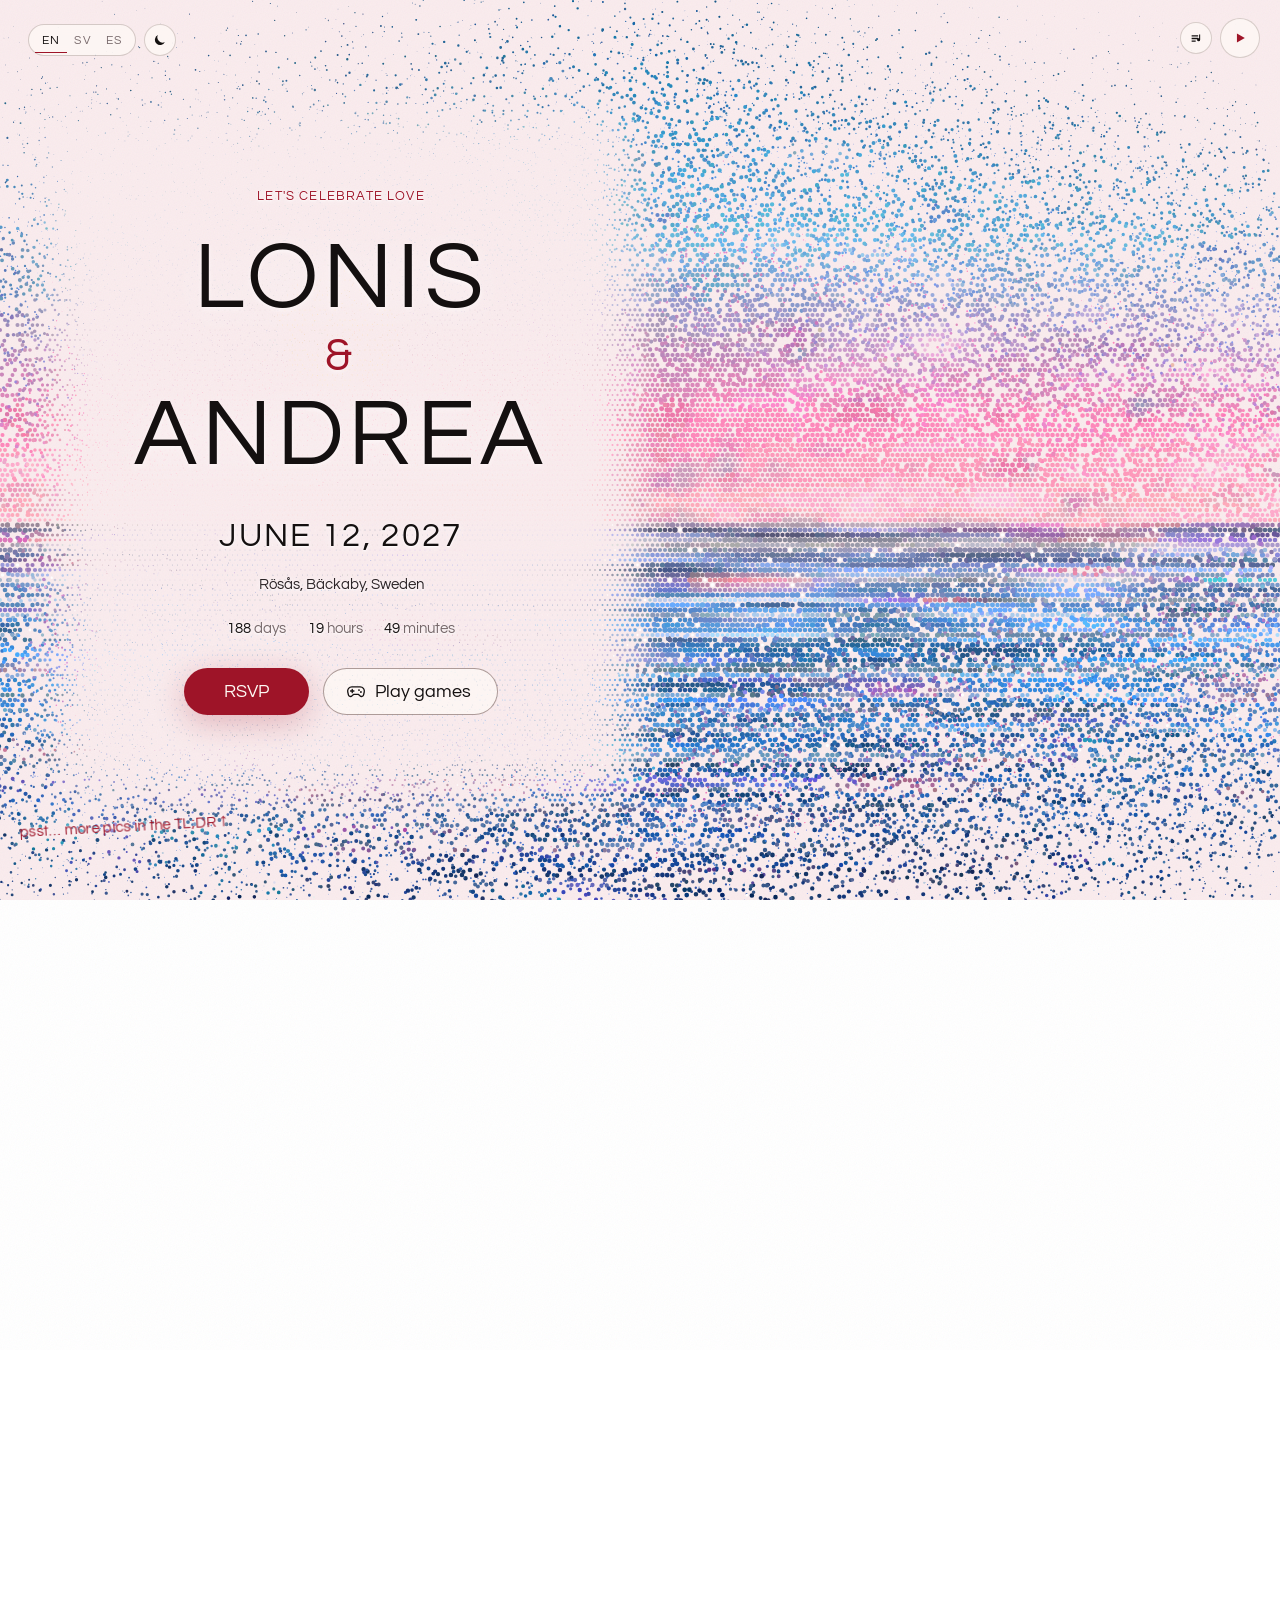
<file: index.html>
<!doctype html>
<html lang="en">
<head>
<meta charset="utf-8">
<meta name="viewport" content="width=device-width, initial-scale=1">
<meta name="robots" content="noindex, nofollow">   <!-- unlisted: only people with the link find it -->
<title>Lonis &amp; Andrea — June 12, 2027</title>
<meta name="description" content="Lonis and Andrea are getting married on June 12, 2027 at Rösås, Bäckaby, Sweden.">
<meta property="og:title" content="Lonis &amp; Andrea — June 12, 2027">
<meta property="og:description" content="Rösås, Bäckaby. Come and celebrate with us.">
<!-- the picture shown when the link is shared (WhatsApp, iMessage, Instagram…) -->
<meta property="og:type" content="website">
<meta property="og:url" content="https://thebebs.com/">
<meta property="og:image" content="https://thebebs.com/og.jpg?v=2">
<meta property="og:image:width" content="1200">
<meta property="og:image:height" content="630">
<meta property="og:image:alt" content="Lonis and Andrea by the water, beside their names in a frame of roses, anthuriums, lilies, orchids and hanging amaranthus. June 12, 2027, Rösås, Bäckaby, Sweden">
<meta name="twitter:card" content="summary_large_image">
<link rel="preconnect" href="https://fonts.googleapis.com">
<link rel="preconnect" href="https://fonts.gstatic.com" crossorigin>
<link href="https://fonts.googleapis.com/css2?family=Questrial&display=swap" rel="stylesheet">
<link rel="icon" href="data:image/svg+xml,%3Csvg xmlns='http://www.w3.org/2000/svg' viewBox='0 0 32 32'%3E%3Crect width='32' height='32' fill='%230d0620'/%3E%3Ccircle cx='16' cy='16' r='7' fill='%238fd62f'/%3E%3C/svg%3E">
<script>
  /* light or dark: the guest's own choice if they've made one, otherwise their phone's setting (theme.js has the switch) */
  (function () {
    var t = null;
    try { t = localStorage.getItem('la-theme'); } catch (e) {}
    if (!t) t = window.matchMedia && matchMedia('(prefers-color-scheme: light)').matches ? 'light' : 'dark';
    if (t === 'light') document.documentElement.classList.add('light');
  })();
</script>
<link rel="stylesheet" href="style.css?v=160">
</head>
<body>

<canvas id="art" aria-hidden="true"></canvas>
<div class="grain" aria-hidden="true"></div>
<div class="vignette" aria-hidden="true"></div>

<!-- top left: the language switch (i18n.js), and light or dark beside it (theme.js) -->
<div class="corner">
  <nav class="lang" aria-label="Language">
    <button type="button" data-lang="en" lang="en" aria-label="English">EN</button>
    <button type="button" data-lang="sv" lang="sv" aria-label="Svenska">SV</button>
    <button type="button" data-lang="es" lang="es" aria-label="Español">ES</button>
  </nav>
  <!-- light or dark (theme.js): shows a moon in light mode and a sun in dark mode -->
  <button class="theme-btn" id="theme-btn" type="button" aria-label="Switch to light mode">
    <svg class="i-sun" viewBox="0 0 16 16" width="15" height="15" aria-hidden="true"><circle cx="8" cy="8" r="3.2" fill="currentColor"/><path d="M8 .9v2.2M8 12.9v2.2M.9 8h2.2M12.9 8h2.2M3 3l1.5 1.5M11.5 11.5L13 13M13 3l-1.5 1.5M4.5 11.5L3 13" stroke="currentColor" stroke-width="1.4" stroke-linecap="round"/></svg>
    <svg class="i-moon" viewBox="0 0 16 16" width="14" height="14" aria-hidden="true"><path d="M13.6 10.4A6 6 0 0 1 5.6 2.4a6 6 0 1 0 8 8z" fill="currentColor"/></svg>
  </button>
</div>

<!-- Music: a play/pause button and a small list of songs to choose from. Plays through the
     official SoundCloud and Spotify players, which load only when someone reaches for the buttons. -->
<div class="music" id="music">
  <span class="music-tip" id="music-tip" role="status" aria-live="polite"></span>
  <button class="music-list" id="music-list" type="button" aria-label="Choose a song" data-i18n-attr="aria-label:music.choose"
          aria-haspopup="true" aria-expanded="false" aria-controls="music-menu">
    <svg viewBox="0 0 16 16" width="13" height="13" aria-hidden="true"><path d="M2 4h8v1.6H2zM2 7.2h8v1.6H2zM2 10.4h5v1.6H2zM12.5 3v6.6a1.9 1.9 0 1 1-1.3-1.8V3z" fill="currentColor"/></svg>
  </button>
  <button class="music-play" id="music-play" type="button" aria-pressed="false">
    <svg class="i-play"  viewBox="0 0 16 16" width="14" height="14" aria-hidden="true"><path d="M4.5 2.8l9 5.2-9 5.2z" fill="currentColor"/></svg>
    <svg class="i-pause" viewBox="0 0 16 16" width="14" height="14" aria-hidden="true"><path d="M4 3h3v10H4zM9 3h3v10H9z" fill="currentColor"/></svg>
  </button>
  <ul class="music-menu" id="music-menu" aria-label="Songs" data-i18n-attr="aria-label:music.songs" hidden></ul>
</div>

<!-- under the play button: the gallery (gallery.js; hidden for now, Andy 2026-10-21; the gallery is still
     reached by thebebs.com/gallery and the 📸 count) -->
<div class="side-stack">
  <button class="side-btn photos-btn" id="photos-btn" type="button" hidden aria-label="Gallery" data-i18n-attr="aria-label:gallery.title">
    <svg viewBox="0 0 20 20" width="17" height="17" aria-hidden="true"><path d="M3 6.5h3l1.4-2h5.2l1.4 2h3v9.5H3z" fill="none" stroke="currentColor" stroke-width="1.6" stroke-linejoin="round"/><circle cx="10" cy="11" r="3" fill="none" stroke="currentColor" stroke-width="1.6"/></svg>
  </button>
</div>

<div class="music-card" id="music-card">
  <div class="music-card-bar">
    <span class="music-card-hint" id="music-card-hint">Tap &#9654; to start</span>
    <button class="music-card-close" id="music-card-close" type="button" aria-label="Hide player" data-i18n-attr="aria-label:music.hide">&times;</button>
  </div>
  <div class="player-slot player-spotify"><div id="spotify"></div></div>
  <div class="player-slot player-soundcloud" id="soundcloud"></div>
</div>

<main>

  <section class="sec hero">
    <div class="inner">
      <p class="kicker" data-i18n="hero.kicker">Let's celebrate love</p>
      <h1><span class="n">Lonis</span> <span class="amp">&amp;</span> <span class="n">Andrea</span></h1>
      <p class="hero-date"><time datetime="2027-06-12" data-i18n="hero.date">June 12, 2027</time></p>
      <p class="hero-place" data-i18n="hero.place">Rösås, Bäckaby, Sweden</p>
      <p class="countdown" id="countdown" aria-live="off"></p>
      <!-- RSVP, and beside it the way into the arcade (it lights up once all 15 photos are found, gallery.js) -->
      <div class="hero-btns">
        <button class="rsvp-open" type="button" aria-haspopup="dialog" aria-controls="rsvp" data-i18n="rsvp.button">RSVP</button>
        <a class="games-btn" id="arcade-btn" href="arcade/" data-track="Opened: Arcade from the top"><svg class="pad" viewBox="0 0 24 24" width="20" height="20" aria-hidden="true"><path d="M7 7h10a5 5 0 0 1 4.9 6l-.8 3.6a2.5 2.5 0 0 1-4.3 1.2L14.6 16H9.4l-2.2 1.8a2.5 2.5 0 0 1-4.3-1.2L2.1 13A5 5 0 0 1 7 7z" fill="none" stroke="currentColor" stroke-width="1.6" stroke-linejoin="round"/><path d="M7.5 10v4M5.5 12h4" stroke="currentColor" stroke-width="1.6" stroke-linecap="round"/><circle cx="15.6" cy="10.9" r="1.1" fill="currentColor"/><circle cx="17.9" cy="13.2" r="1.1" fill="currentColor"/></svg><span data-i18n="arcade.play">Play games</span></a>
      </div>
    </div>
  </section>

  <section class="sec">
    <div class="inner">
      <!-- The full story by default; the button beside the heading trims it down one step at a time, then back to the full story -->
      <div class="head-row">
        <h2 data-i18n="story.title">The story of us</h2>
        <span class="nudge-wrap">
          <button class="story-next" id="story-next" type="button" aria-controls="story">TL;DR</button>
          <!-- a hand-drawn arrow and note pointing at the button, until it's been tapped (story.js): the TL;DR has more photos on its back -->
          <span class="nudge" aria-hidden="true">
            <span class="nudge-text" data-i18n="story.nudge">more pics here!</span>
            <svg viewBox="0 0 64 44" width="64" height="44"><path class="nudge-line" d="M58 6 C 44 2, 26 8, 16 30"/><path class="nudge-head" d="M9 22 L 16 31 L 25 25"/></svg>
          </span>
        </span>
      </div>
      <div class="story" id="story" aria-live="polite">
        <div class="story-v" data-v="0">
          <!-- a card with two sides (flip.js): the full story on the front; turn it over for two of their adventures -->
          <div class="face face-front">
            <p data-i18n-html="story.long.1">How does a tech nerd from Sweden meet a baddie from Honduras? On Roatán, a tiny island in the Caribbean, of course, where the two of them were building a brand-new free city from scratch.</p>
            <p data-i18n-html="story.long.2">Andrea had been praying for her person every single day, with a list so long and so specific that she sometimes wondered if she was being a little delusional. Lonis, meanwhile, had just moved to an island full of libertarians, not exactly famous for its dating scene, and had quietly made peace with his bloodline ending right there. Then they met. She’d been hustling God every day, and he just got lucky. For the record, she wasn’t delusional at all: every box was checked, curly hair included.</p>
            <p data-i18n-html="story.long.3">They went from building a free city to building a life and a family. They’ve chased adventures all over the world since, but the best one is still the everyday one, together. Today they live in San Francisco, where Lonis runs an AI investment fund and is having so much fun doing it. Both of them have always been deeply AI and tech-pilled, so the city fits them well, for now. Ask them about it at the wedding. Or don’t, if you want to make it to the dance floor.</p>
            <p data-i18n-html="story.long.4">They can’t wait to celebrate with you!</p>
            <div class="peek" aria-hidden="true"></div>
          </div>
          <div class="face face-back" hidden>
            <div class="polaroids">
              <figure data-scene="0.3" class="polaroid polaroid-land"><img data-photo="prague" alt="Lonis and Andrea by the river in Prague" data-i18n-attr="alt:story.pragueAlt"><figcaption data-i18n="story.tagPrague">Prague</figcaption></figure>
              <figure data-scene="0.5" class="polaroid polaroid-land"><img data-photo="atitlan" alt="Lonis and Andrea hugging above Lake Atitlán" data-i18n-attr="alt:story.atitlanAlt"><figcaption data-i18n="story.tagAtitlan">Lake Atitlán</figcaption></figure>
              <figure data-scene="0.7" class="polaroid polaroid-land"><img data-photo="telaviv" alt="Lonis and Andrea in Tel Aviv at golden hour" data-i18n-attr="alt:story.telavivAlt"><figcaption data-i18n="story.tagTelaviv">Tel Aviv</figcaption></figure>
              <figure data-scene="0.86" class="polaroid polaroid-land"><img data-photo="tallinn" alt="Lonis and Andrea in front of a cathedral in Tallinn" data-i18n-attr="alt:story.tallinnAlt"><figcaption data-i18n="story.tagTallinn">Tallinn</figcaption></figure>
            </div>
            <p class="face-line" data-i18n="story.adventures">Adventures all around. The best one is still the everyday one, together.</p>
          </div>
          <button class="turn" type="button" aria-pressed="false">
            <span class="turn-hint" aria-hidden="true"><span data-i18n="story.turnHint">psst, turn the page</span><svg viewBox="0 0 64 44" width="64" height="44"><path class="th-line" d="M6 38 C 20 42, 38 36, 48 14"/><path class="th-head" d="M39 19 L 48 13 L 55 22"/></svg></span>
            <span class="turn-label visually-hidden" data-i18n="story.turnOver">Turn over</span>
          </button>
        </div>
        <div class="story-v" data-v="1" hidden>
          <!-- a card with two sides (flip.js): the TL;DR on the front; turn it over for the two of them as toddlers -->
          <div class="face face-front">
            <p data-i18n-html="story.tldr.1">A Swedish tech nerd, a Honduran baddie, and a libertarian island with questionable dating prospects.</p>
            <p data-i18n-html="story.tldr.2">Andrea had been asking God for her dream man; Lonis had accepted that his bloodline was ending. Then they met. She got her prayers answered, he got lucky, and his curly hair sealed the deal.</p>
            <p data-i18n-html="story.tldr.3">They went from building a free city to building a life and a family, and their favorite adventure is still the everyday one, together. Now they’re in San Francisco, happily AI-pilled and dreaming up what’s next.</p>
            <p data-i18n-html="story.tldr.4">They can’t wait to celebrate with you! <span class="emoji">❤️</span></p>
            <div class="peek" aria-hidden="true"></div>
          </div>
          <div class="face face-back" hidden>
            <div class="polaroids">
              <figure data-scene="0.4" class="polaroid"><img data-photo="lonisKid" alt="Lonis as a toddler in Sweden" data-i18n-attr="alt:story.lonisKidAlt"></figure>
              <figure data-scene="0.62" class="polaroid"><img data-photo="andreaKid" alt="Andrea as a toddler in Honduras" data-i18n-attr="alt:story.andreaKidAlt"></figure>
            </div>
            <p class="face-line" data-i18n="story.babies">Lonis has been serving since the day he was born. Andrea has been rocking crop tops and low-rise before she could walk. Somehow, these two found each other, and now they’re building a life together.</p>
          </div>
          <button class="turn" type="button" aria-pressed="false">
            <span class="turn-hint" aria-hidden="true"><span data-i18n="story.turnHint">psst, turn the page</span><svg viewBox="0 0 64 44" width="64" height="44"><path class="th-line" d="M6 38 C 20 42, 38 36, 48 14"/><path class="th-head" d="M39 19 L 48 13 L 55 22"/></svg></span>
            <span class="turn-label visually-hidden" data-i18n="story.turnOver">Turn over</span>
          </button>
        </div>
        <div class="story-v" data-v="2" hidden>
          <!-- a card with two sides (flip.js): the one-liner on the front; turn it over for the proof -->
          <div class="face face-front">
            <p class="story-short" data-i18n-html="story.short">Libertarian island. Zero women. One baddie. Bloodline saved. <span class="emoji">❤️</span></p>
            <div class="peek" aria-hidden="true"></div>
          </div>
          <div class="face face-back" hidden>
            <div class="polaroids">
              <figure data-scene="0.96" class="polaroid polaroid-land"><img data-photo="bloodline" class="pin-bottom" alt="Lonis and Andrea upside down in a mirror room full of glowing coloured dots" data-i18n-attr="alt:story.bloodlineAlt"></figure>
              <figure data-scene="0.45" class="polaroid polaroid-land"><img data-photo="gondola" alt="Lonis and Andrea high up in a gondola above the forest and the sea" data-i18n-attr="alt:story.gondolaAlt"></figure>
            </div>
            <p class="face-line" data-i18n="story.upsideDown">Head over heels, in every sense.</p>
          </div>
          <button class="turn" type="button" aria-pressed="false">
            <span class="turn-hint" aria-hidden="true"><span data-i18n="story.turnHint">psst, turn the page</span><svg viewBox="0 0 64 44" width="64" height="44"><path class="th-line" d="M6 38 C 20 42, 38 36, 48 14"/><path class="th-head" d="M39 19 L 48 13 L 55 22"/></svg></span>
            <span class="turn-label visually-hidden" data-i18n="story.turnOver">Turn over</span>
          </button>
        </div>
        <div class="story-v" data-v="3" hidden>
          <!-- a card with two sides (flip.js): the one-liner on the front; turn it over for the two of them on Roatán -->
          <div class="face face-front">
            <p class="story-emoji" aria-label="Sweden, a tech nerd and a laptop, plus Honduras and a manicure, plus an island, equals a ring" data-i18n-attr="aria-label:story.emojiLabel"><span class="emoji">🇸🇪🤓💻</span> + <span class="emoji">🇭🇳💅</span> + <span class="emoji">🏝️</span> = <span class="emoji">💍</span></p>
            <div class="peek" aria-hidden="true"></div>
          </div>
          <div class="face face-back" hidden>
            <figure data-scene="0.78" class="polaroid polaroid-wide"><img data-photo="roatan" alt="Lonis and Andrea looking out over the sea on Roatán" data-i18n-attr="alt:story.roatanAlt"></figure>
            <p class="face-line" data-i18n="story.emojiCaption">A picture is worth a thousand words, I guess.</p>
          </div>
          <button class="turn" type="button" aria-pressed="false">
            <span class="turn-hint" aria-hidden="true"><span data-i18n="story.turnHint">psst, turn the page</span><svg viewBox="0 0 64 44" width="64" height="44"><path class="th-line" d="M6 38 C 20 42, 38 36, 48 14"/><path class="th-head" d="M39 19 L 48 13 L 55 22"/></svg></span>
            <span class="turn-label visually-hidden" data-i18n="story.turnOver">Turn over</span>
          </button>
        </div>
      </div>

    </div>
  </section>

  <section class="sec">
    <div class="inner">
      <div class="head-row">
        <h2 data-i18n="day.title">Rösås, Bäckaby</h2>
        <a class="pill" href="https://www.google.com/maps/search/?api=1&amp;query=R%C3%B6s%C3%A5s%20B%C3%A4ckaby" rel="noopener" target="_blank" data-i18n="day.maps">Open in maps</a>
      </div>
      <!-- a card with two sides (flip.js): the day on the front; turn it over for Rösås in summer and
           in the snow (two films, one under the other), then the bridge over the pond and a borrowed dog -->
      <div class="flip-card" data-card="rosas">
        <div class="face face-front">
          <p data-i18n="day.intro">Lonis’s favorite place from childhood, in their favorite sunny season. In June the Swedish sun barely sets, so expect a long, golden evening in the countryside with the people they love most.</p>

          <dl class="facts">
            <div><dt data-i18n="day.when">When</dt><dd><span class="line" data-i18n="day.whenValue">Saturday, June 12, 2027</span><span class="line note" data-i18n="day.whenTime">Time to be announced</span></dd></div>
            <div><dt data-i18n="day.where">Where</dt><dd data-i18n="day.whereValue">Rösås, Bäckaby, Sweden</dd></div>
            <div><dt data-i18n="day.dress">Dress</dt><dd><span class="line" data-i18n="day.dressValue">Summer formal</span><span class="line note" data-i18n="day.dressNote">Heels are welcome, but the celebration will most likely be outdoors (weather permitting), so bring shoes that can handle grass and dancing.</span></dd></div>
            <div><dt data-i18n="day.honduras">Honduras</dt><dd data-i18n="day.hondurasValue">A celebration in Honduras is coming too. Details to be announced.</dd></div>
          </dl>
          <div class="peek" aria-hidden="true"></div>
        </div>
        <div class="face face-back" hidden>
          <figure data-scene="0.66" class="polaroid polaroid-wide"><video muted loop playsinline preload="none" poster="rosas.jpg" aria-label="A red Swedish house on a hill above a meadow of clover in summer" data-i18n-attr="aria-label:day.filmAlt"><source src="rosas.mp4" type="video/mp4"></video></figure>
          <figure data-scene="0.92" class="polaroid polaroid-wide"><video muted loop playsinline preload="none" poster="rosas-winter.jpg" aria-label="Two people walking up a snowy road towards the red house and a big bare oak in winter" data-i18n-attr="aria-label:day.winterAlt"><source src="rosas-winter.mp4" type="video/mp4"></video></figure>
          <div class="polaroids">
            <figure data-scene="0.5" class="polaroid polaroid-land"><img data-photo="rosasBridge" alt="A little wooden bridge over a pond with water lilies, among green trees" data-i18n-attr="alt:day.bridgeAlt"></figure>
            <figure data-scene="0.36" class="polaroid polaroid-land"><img data-photo="rosasDog" alt="Andrea and Lonis in the sun with a big fluffy dog" data-i18n-attr="alt:day.dogAlt"></figure>
          </div>
        </div>
        <button class="turn" type="button" aria-pressed="false">
          <span class="turn-hint" aria-hidden="true"><span data-i18n="story.turnHint">psst, turn the page</span><svg viewBox="0 0 64 44" width="64" height="44"><path class="th-line" d="M6 38 C 20 42, 38 36, 48 14"/><path class="th-head" d="M39 19 L 48 13 L 55 22"/></svg></span>
          <span class="turn-label visually-hidden" data-i18n="story.turnOver">Turn over</span>
        </button>
      </div>
    </div>
  </section>

  <section class="sec">
    <div class="inner">
      <div class="head-row">
        <h2 data-i18n="schedule.title">The weekend</h2>
        <details class="cal">
          <summary class="pill" data-i18n="schedule.calendar">Add to calendar</summary>
          <div class="cal-menu">
            <!-- each one adds all three days; calendar.js fills in Google's link (it needs the site's own address) -->
            <a class="cal-google" href="https://calendar.google.com/calendar/r" target="_blank" rel="noopener" data-i18n="cal.google">Google Calendar</a>
            <a href="wedding.ics" data-i18n="cal.apple">Apple Calendar</a>
            <a href="wedding.ics" download="lonis-andrea-weekend.ics" data-i18n="cal.outlook">Outlook</a>
          </div>
        </details>
      </div>

      <!-- a card with two sides (flip.js): the three days on the front; turn it over for Sunday,
           a little film of the football and the jetty at the lake in Ramkvilla -->
      <div class="flip-card" data-card="weekend">
        <div class="face face-front">
          <ol class="schedule">
            <li><span class="time" data-i18n="schedule.1.day">Fri 11</span><span class="what" data-i18n-html="schedule.1"><em>Welcome dinner</em><br>A barbecue to kick things off.</span></li>
            <li><span class="time" data-i18n="schedule.2.day">Sat 12</span><span class="what" data-i18n-html="schedule.2"><em>The wedding</em><br>Ceremony, dinner, and dancing until the light goes out (or doesn’t).</span></li>
            <li><span class="time" data-i18n="schedule.3.day">Sun 13</span><span class="what" data-i18n-html="schedule.3"><em>Brunch, swim &amp; football</em><br>Brunch, a swim in the lake at Ramkvilla, and evening football, a Lonis and Andrea tradition.</span></li>
          </ol>
          <div class="peek" aria-hidden="true"></div>
        </div>
        <div class="face face-back" hidden>
          <div class="polaroids">
            <figure data-scene="0.72" class="polaroid polaroid-tall"><video muted loop playsinline preload="none" poster="football.jpg" aria-label="Lonis, Andrea and friends playing football on a pitch at sunset" data-i18n-attr="aria-label:schedule.footballAlt"><source src="football.mp4" type="video/mp4"></video></figure>
            <figure data-scene="0.4" class="polaroid"><img data-photo="ramkvilla" alt="Lonis on a wooden jetty at a forest lake, with a little dog" data-i18n-attr="alt:schedule.swimAlt"></figure>
          </div>
        </div>
        <button class="turn" type="button" aria-pressed="false">
          <span class="turn-hint" aria-hidden="true"><span data-i18n="story.turnHint">psst, turn the page</span><svg viewBox="0 0 64 44" width="64" height="44"><path class="th-line" d="M6 38 C 20 42, 38 36, 48 14"/><path class="th-head" d="M39 19 L 48 13 L 55 22"/></svg></span>
          <span class="turn-label visually-hidden" data-i18n="story.turnOver">Turn over</span>
        </button>
      </div>
    </div>
  </section>

  <!-- Travel times checked on Google Maps (driving from Bäckaby) and on train planners, Oct 2026 -->
  <section class="sec">
    <div class="inner">
      <h2 data-i18n="travel.title">Getting there</h2>
      <p data-i18n="travel.intro">Rösås is near Bäckaby, deep in the countryside, about half an hour south of Vetlanda. It’s wonderfully in the middle of nowhere, so on the wedding day we’ll arrange transportation from Vetlanda. Details to come.</p>

      <!-- three groups that open and close; all closed to start with -->
      <div class="accordion">
        <details class="acc">
          <summary data-i18n="travel.america">International</summary>
          <dl class="facts">
            <div><dt data-i18n="travel.americaAir">By air</dt><dd data-i18n="travel.americaAirValue">Fly into Copenhagen, usually the easiest, or Stockholm.</dd></div>
            <div><dt data-i18n="travel.americaTrain">By train</dt><dd><span class="line" data-i18n-html="travel.americaTrainCph"><span class="lead">From Copenhagen:</span> A direct train from the airport reaches Växjö in about 2½ hours, and from there it’s about 50 minutes by car. You can also ride all the way to Vetlanda with a change in Nässjö, but the last leg only runs a few times a day.</span><span class="line gap" data-i18n-html="travel.americaTrainSthlm"><span class="lead">From Stockholm:</span> Direct trains from Stockholm Central to Nässjö run about every hour and take around 3 hours. From there, hop on the local Krösatåg to Vetlanda (about 30 minutes), then it’s about half an hour by car. Landing at Arlanda? Take the Arlanda Express into Stockholm Central first.</span><span class="line note" data-i18n-html="travel.americaTrainNote">Download the <a href="https://www.sj.se/en" target="_blank" rel="noopener">SJ app</a> to check times and buy tickets for every leg, including the local trains.</span></dd></div>
            <div><dt data-i18n="travel.americaCar">By car</dt><dd data-i18n="travel.americaCarValue">About 3½ hours from Copenhagen Airport, or 4½ from Stockholm.</dd></div>
          </dl>
        </details>
        <details class="acc">
          <summary data-i18n="travel.sweden">Locals</summary>
          <dl class="facts">
            <div><dt data-i18n="travel.swedenAir">By air</dt><dd data-i18n="travel.swedenAirValue">The closest airports are Växjö, about 50 minutes away, and Jönköping, about 1 hour 20.</dd></div>
            <div><dt data-i18n="travel.swedenTrain">By train</dt><dd data-i18n="travel.swedenTrainValue">From Stockholm, take the train to Nässjö, then the local Krösatåg to Vetlanda, about 30 minutes.</dd></div>
            <div><dt data-i18n="travel.swedenCar">By car</dt><dd data-i18n="travel.swedenCarValue">About 3 hours from Gothenburg or Malmö, and 4½ from Stockholm.</dd></div>
          </dl>
        </details>
        <details class="acc">
          <summary data-i18n="travel.stay">Places to stay</summary>
          <!-- where to stay: each name is its link; prices are approximate -->
          <div class="stays">
            <p data-i18n="stay.intro">Most stays are a 30–45 minute drive, and rooms nearby are limited, so we recommend booking early. Prices are rough starting rates per night for two; June may be a little higher.</p>
            <p class="stay-group" data-i18n-html="stay.close">Close &amp; easy · Vetlanda (about 30 min)</p>
            <div class="stay">
              <p class="stay-name"><a href="https://www.ca.kayak.com/Vetlanda-Hotels-Kvarndammens-Bed-Breakfast.2063987.ksp" target="_blank" rel="noopener">KvarnDammens Bed &amp; Breakfast</a></p>
              <p class="stay-text" data-i18n="stay.close1">A cozy guesthouse near the town center, loved for its breakfast.</p>
              <p class="stay-price" data-i18n="stay.close1Price">From about $75 · 9.1/10</p>
            </div>
            <div class="stay">
              <p class="stay-name"><a href="https://maps.google.com/?cid=4459178701799087742" target="_blank" rel="noopener">Centralhotellet</a></p>
              <p class="stay-text" data-i18n="stay.close2">Right across from the train station, with breakfast and a sauna.</p>
              <p class="stay-price" data-i18n="stay.close2Price">From about $165 · 7.7/10</p>
            </div>
            <div class="stay">
              <p class="stay-name"><a href="https://www.bestwestern.com/en_US/book/hotel-details.88132.html" target="_blank" rel="noopener">Best Western Vetlanda Stadshotell</a></p>
              <p class="stay-text" data-i18n="stay.close3">A classic hotel on the town square, breakfast included.</p>
              <p class="stay-price" data-i18n="stay.close3Price">From about $170 · 7.7/10</p>
            </div>
            <p class="stay-group" data-i18n-html="stay.special">Special stays · Worth the drive</p>
            <div class="stay">
              <p class="stay-name"><a href="https://traktforesthotel.com" target="_blank" rel="noopener">Trakt Forest Hotel · Holsbybrunn <span data-i18n="stay.about45">(about 45 min)</span></a></p>
              <p class="stay-text" data-i18n="stay.special1">Architect-designed forest suites on stilts with a skylight over the bed, a forest spa and a farm-to-table restaurant.</p>
              <p class="stay-price" data-i18n="stay.special1Price">Rooms from about $200 · Forest suites about $760, breakfast included · 4.9/5</p>
            </div>
            <div class="stay">
              <p class="stay-name"><a href="https://www.wallby.se" target="_blank" rel="noopener">Wallby Säteri · Skirö <span data-i18n="stay.about45">(about 45 min)</span></a></p>
              <p class="stay-text" data-i18n="stay.special2">A lakeside manor farm with red cottages, a wood-fired sauna, boats and home-cooked dinners.</p>
              <p class="stay-price" data-i18n="stay.special2Price">Rooms about $240–270 · Cottages about $340–380, breakfast included · 4.7/5</p>
            </div>
            <div class="stay">
              <p class="stay-name"><a href="https://www.asaherrgard.se" target="_blank" rel="noopener">Asa Herrgård · <span data-i18n="stay.near">Near</span> Lammhult <span data-i18n="stay.about35">(about 35 min)</span></a></p>
              <p class="stay-text" data-i18n="stay.special3">A 1700s manor on a lake, in an official quiet zone, with a sauna and hot tub.</p>
              <p class="stay-price" data-i18n="stay.special3Price">From about $165 per person, with breakfast, sauna and hot tub · 4.5/5</p>
            </div>
            <p class="stay-group" data-i18n-html="stay.value">Good value · Great for groups</p>
            <div class="stay">
              <p class="stay-name"><a href="https://adelforshotell.nu" target="_blank" rel="noopener">Ädelfors Hotell · Holsbybrunn <span data-i18n="stay.about35">(about 35 min)</span></a></p>
              <p class="stay-text" data-i18n="stay.value1">A calm, simple forest hotel with 55 rooms and a restaurant. Easy for groups.</p>
              <p class="stay-price" data-i18n="stay.value1Price">From about $110</p>
            </div>
            <p class="stay-group" data-i18n-html="stay.cabins">Cabins &amp; holiday homes</p>
            <div class="stay">
              <p class="stay-name"><a href="https://www.hemmafranhemma.com" target="_blank" rel="noopener">Hemma från Hemma · Kvillsfors <span data-i18n="stay.about45">(about 45 min)</span></a></p>
              <p class="stay-text" data-i18n="stay.cabins1">A cabin for four or a glamping tipi for two, both with a sauna.</p>
              <p class="stay-price" data-i18n="stay.cabins1Price">Glamping from about $80 · Cabin from about $105 · 4.9/5</p>
            </div>
            <div class="stay">
              <p class="stay-name"><a href="https://www.airbnb.com/rooms/12937547" target="_blank" rel="noopener"><span data-i18n="stay.cabins2Name">Lakeside cottage in Ramkvilla</span> (Airbnb)</a></p>
              <p class="stay-text" data-i18n="stay.cabins2">A cottage for four by Lake Klockesjön, close to Sunday’s swim.</p>
              <p class="stay-price" data-i18n="stay.cabins2Price">4.78/5 · Superhost</p>
            </div>
            <p class="stay-more"><a href="https://www.airbnb.com/s/Vetlanda--Sweden/homes" target="_blank" rel="noopener" data-i18n="stay.more">More cabins nearby</a></p>
          </div>
        </details>
      </div>
    </div>
  </section>

  <section class="sec">
    <!-- easter egg: the two of us dancing in dots, while the moon is a disco ball (dance.js) -->
    <canvas class="dance" aria-hidden="true"></canvas>
    <div class="inner">
      <h2 data-i18n="rsvp.title">Are you in?</h2>
      <p data-i18n-html="rsvp.by">Let us know by <em>April 30, 2027</em> if you can make it.</p>
      <!-- live head count from the RSVP sheet (form.js) -->
      <p class="headcount" aria-live="polite" hidden><span class="hc-dot" aria-hidden="true"></span><span class="hc-text"></span></p>
      <button class="rsvp-open" type="button" aria-haspopup="dialog" aria-controls="rsvp" data-i18n="rsvp.button">RSVP</button>
      <p class="gifts" data-i18n-html="rsvp.gifts"><em>btw,</em> your presence is all the present we could ask for. We feel incredibly grateful that you’re making the journey to Sweden to celebrate with us, so please know that no gifts are expected.</p>
    </div>
  </section>

</main>

<!-- The RSVP opens as a card on top of the page -->
<dialog class="rsvp-card" id="rsvp" aria-labelledby="rsvp-title">
  <div class="rsvp-body">
    <button class="rsvp-close" type="button" aria-label="Close" data-i18n-attr="aria-label:form.close">&times;</button>
    <p class="kicker" data-i18n="form.kicker">RSVP</p>
    <h2 id="rsvp-title" data-i18n="rsvp.title">Are you in?</h2>

    <form class="contact" name="rsvp" method="POST">
      <input type="hidden" name="language" value="en">
      <p class="bot-field"><label>Leave this empty <input name="bot-field" tabindex="-1" autocomplete="off"></label></p>

      <div class="row">
        <label class="field">
          <span data-i18n="form.name">Name</span>
          <input type="text" name="name" autocomplete="name" required>
        </label>
        <label class="field">
          <span data-i18n="form.email">Email</span>
          <input type="email" name="email" autocomplete="email" required>
        </label>
      </div>

      <div class="row">
        <label class="field">
          <span data-i18n="form.attending">Can you make it?</span>
          <select name="attending" required>
            <option value="" data-i18n="form.choose">Choose…</option>
            <option value="yes" data-i18n="form.yes">Yes, wouldn't miss it</option>
            <option value="no" data-i18n="form.no">Sadly not</option>
          </select>
        </label>
        <label class="field">
          <span data-i18n="form.guests">How many of you?</span>
          <input type="number" name="guests" min="1" max="10" value="1">
        </label>
      </div>

      <label class="field">
        <span data-i18n="form.dietary">Anything you can't eat?</span>
        <input type="text" name="dietary" placeholder="Allergies, vegetarian, the lot" data-i18n-attr="placeholder:form.dietaryHint">
      </label>

      <label class="field">
        <span data-i18n="form.song">A song that will get you dancing</span>
        <input type="text" name="song">
      </label>

      <label class="field">
        <span data-i18n="form.else">Anything else</span>
        <textarea name="message" rows="3"></textarea>
      </label>

      <button type="submit" data-i18n="form.send">Send it</button>
      <p class="form-status" role="status" aria-live="polite"></p>
      <p class="form-again" data-i18n="form.again">Already answered? Send it again with the same email, and we’ll use your latest answer.</p>
    </form>

    <!-- coming back after answering (form.js remembers the answer on this device): change it -->
    <div class="rsvp-mine" hidden>
      <h2 class="done-title mine-yes" data-i18n="mine.yesTitle">You’re coming ✓</h2>
      <h2 class="done-title mine-no" data-i18n="mine.noTitle">You said you can’t make it</h2>
      <p class="done-text mine-who"></p>
      <div class="mine-actions">
        <button class="mine-btn mine-yes mine-change" type="button" data-i18n="mine.change">Change my details</button>
        <button class="mine-btn mine-quiet mine-yes mine-cancel" type="button" data-i18n="mine.cancel">I can’t make it anymore</button>
        <button class="mine-btn mine-no mine-come" type="button" data-i18n="mine.come">Actually, I can come!</button>
      </div>
      <details class="cal cal-yes mine-yes">
        <summary class="pill cal-pill">
          <svg viewBox="0 0 20 20" width="17" height="17" aria-hidden="true"><rect x="2.5" y="4" width="15" height="13.5" rx="3" fill="none" stroke="currentColor" stroke-width="1.6"/><path d="M2.5 8.2h15M6.5 2.5v3M13.5 2.5v3" stroke="currentColor" stroke-width="1.6" stroke-linecap="round"/><path d="M10 15.4s-3-1.8-3-3.6c0-.9.7-1.6 1.5-1.6.6 0 1.1.3 1.5.9.4-.6.9-.9 1.5-.9.8 0 1.5.7 1.5 1.6 0 1.8-3 3.6-3 3.6z" fill="currentColor"/></svg>
          <span data-i18n="schedule.calendar">Add to calendar</span>
        </summary>
        <div class="cal-menu">
          <a class="cal-google" href="https://calendar.google.com/calendar/r" target="_blank" rel="noopener" data-i18n="cal.google">Google Calendar</a>
          <a href="wedding.ics" data-i18n="cal.apple">Apple Calendar</a>
          <a href="wedding.ics" download="lonis-andrea-weekend.ics" data-i18n="cal.outlook">Outlook</a>
        </div>
      </details>
      <div class="mine-sure" hidden>
        <p class="done-note" data-i18n="mine.sure">Sure? We’ll miss you.</p>
        <div class="mine-actions">
          <button class="mine-btn mine-cancel-yes" type="button" data-i18n="mine.yesCancel">Yes, cancel</button>
          <button class="mine-btn mine-quiet mine-cancel-no" type="button" data-i18n="mine.keep">Keep me in</button>
        </div>
      </div>
      <p class="form-status mine-status" role="status" aria-live="polite"></p>
    </div>

    <!-- after sending (form.js): a little party for a yes, a soft landing for a no -->
    <div class="rsvp-done rsvp-yes" hidden>
      <canvas class="party" aria-hidden="true"></canvas>
      <h2 class="done-title" data-i18n="done.yesTitle">Woohoo!</h2>
      <p class="done-text" data-i18n="done.yesText">See you on June 12 ❤️</p>
      <!-- add the weekend to your calendar, right after saying yes (the same three days as beside The Weekend) -->
      <details class="cal cal-yes">
        <summary class="pill cal-pill">
          <svg viewBox="0 0 20 20" width="17" height="17" aria-hidden="true"><rect x="2.5" y="4" width="15" height="13.5" rx="3" fill="none" stroke="currentColor" stroke-width="1.6"/><path d="M2.5 8.2h15M6.5 2.5v3M13.5 2.5v3" stroke="currentColor" stroke-width="1.6" stroke-linecap="round"/><path d="M10 15.4s-3-1.8-3-3.6c0-.9.7-1.6 1.5-1.6.6 0 1.1.3 1.5.9.4-.6.9-.9 1.5-.9.8 0 1.5.7 1.5 1.6 0 1.8-3 3.6-3 3.6z" fill="currentColor"/></svg>
          <span data-i18n="schedule.calendar">Add to calendar</span>
        </summary>
        <div class="cal-menu">
          <a class="cal-google" href="https://calendar.google.com/calendar/r" target="_blank" rel="noopener" data-i18n="cal.google">Google Calendar</a>
          <a href="wedding.ics" data-i18n="cal.apple">Apple Calendar</a>
          <a href="wedding.ics" download="lonis-andrea-weekend.ics" data-i18n="cal.outlook">Outlook</a>
        </div>
      </details>
      <p class="done-note" data-i18n="done.yesNote">Stay tuned for updates by email or text</p>
      <!-- and something to do until then: the arcade -->
      <a class="pill games-pill" href="arcade/" data-track="Opened: Arcade after RSVP"><svg class="pad" viewBox="0 0 24 24" width="20" height="20" aria-hidden="true"><path d="M7 7h10a5 5 0 0 1 4.9 6l-.8 3.6a2.5 2.5 0 0 1-4.3 1.2L14.6 16H9.4l-2.2 1.8a2.5 2.5 0 0 1-4.3-1.2L2.1 13A5 5 0 0 1 7 7z" fill="none" stroke="currentColor" stroke-width="1.6" stroke-linejoin="round"/><path d="M7.5 10v4M5.5 12h4" stroke="currentColor" stroke-width="1.6" stroke-linecap="round"/><circle cx="15.6" cy="10.9" r="1.1" fill="currentColor"/><circle cx="17.9" cy="13.2" r="1.1" fill="currentColor"/></svg><span data-i18n="arcade.wait">Play while you wait</span></a>
    </div>
    <div class="rsvp-done rsvp-no" hidden>
      <canvas class="sad" aria-hidden="true"></canvas>
      <h2 class="done-title" data-i18n="done.noTitle">We’re fine. Totally fine.</h2>
      <p class="done-text" data-i18n="done.noText">We’ll dance one for you ❤️</p>
    </div>
  </div>
</dialog>


<!-- a photo or film from the back of a card, big (lightbox.js) -->
<dialog class="lightbox" aria-label="Photo" data-i18n-attr="aria-label:lb.title">
  <button class="lb-close" type="button" aria-label="Close" data-i18n-attr="aria-label:form.close">&times;</button>
  <figure class="polaroid lb-photo"></figure>
</dialog>

<!-- every photo and film, as polaroids floating over the landscape (gallery.js). thebebs.com/gallery opens it. -->
<dialog class="gallery" aria-labelledby="gallery-title">
  <div class="g-inner"></div>
</dialog>

<script src="i18n.js?v=45"></script>
<script src="theme.js?v=1"></script>
<script src="photo.js?v=1"></script>
<script src="photo-light.js?v=4"></script>
<script src="art.js?v=118"></script>
<script src="track.js?v=5"></script>
<script src="form.js?v=14"></script>
<script src="countdown.js?v=3"></script>
<script src="story.js?v=10"></script>
<script src="storyphotos.js?v=7"></script>
<script src="flip.js?v=12"></script>
<script src="lightbox.js?v=8"></script>
<script src="gallery.js?v=12"></script>
<script src="calendar.js?v=4"></script>
<script src="layout.js?v=6"></script>
<script src="dancephoto.js?v=3"></script>
<script src="sadphoto.js?v=2"></script>
<script src="partyphoto.js?v=5"></script>
<script src="dance.js?v=29"></script>
<script src="music.js?v=18"></script>
</body>
</html>
</file>
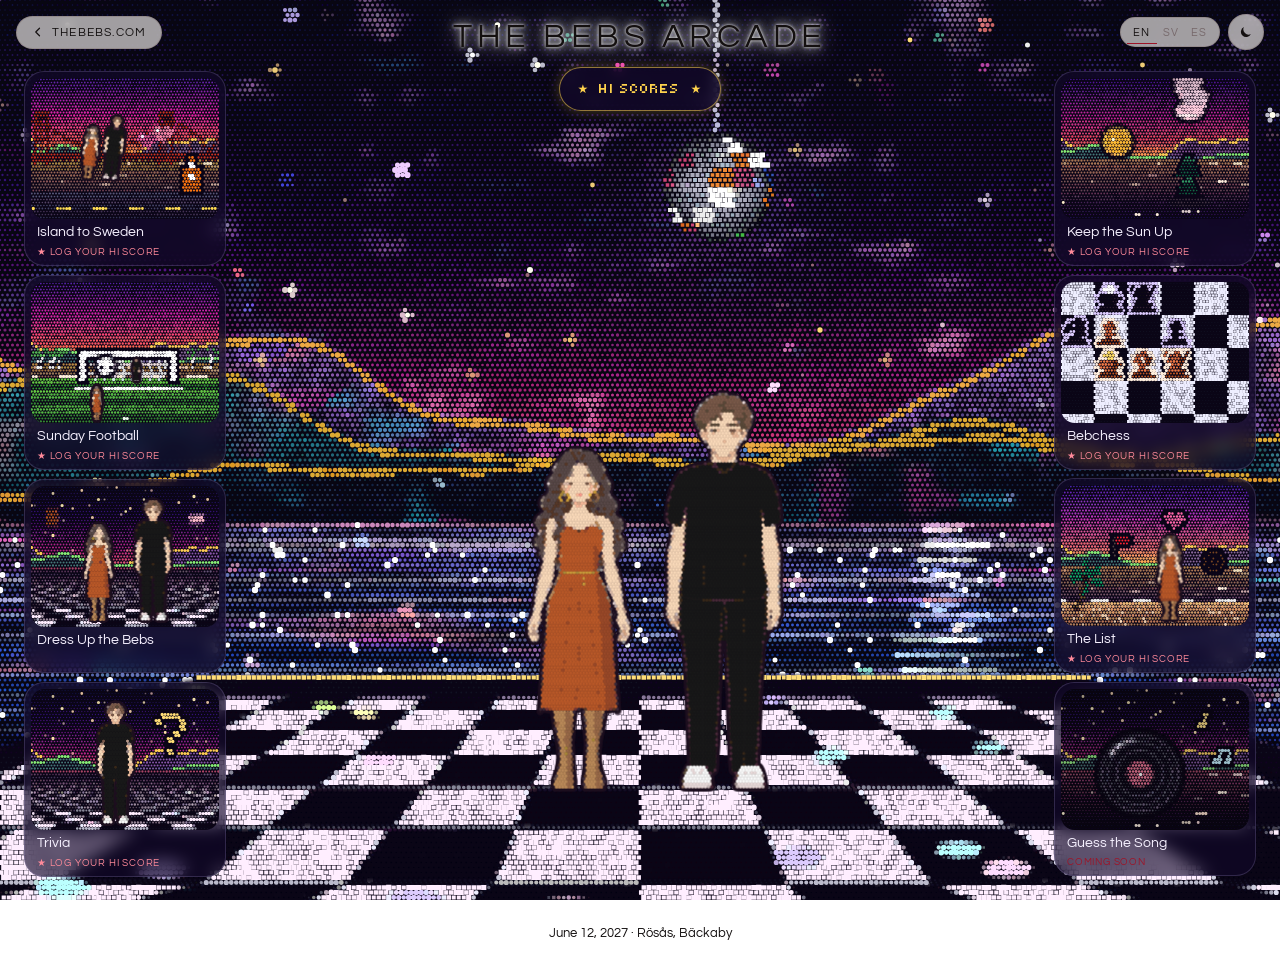
<file: arcade/index.html>
<!doctype html>
<html lang="en">
<head>
<meta charset="utf-8">
<meta name="viewport" content="width=device-width, initial-scale=1, viewport-fit=cover">
<meta name="robots" content="noindex">
<link rel="icon" href="data:image/svg+xml,%3Csvg xmlns='http://www.w3.org/2000/svg' viewBox='0 0 32 32'%3E%3Crect width='32' height='32' fill='%230d0620'/%3E%3Ccircle cx='16' cy='16' r='7' fill='%238fd62f'/%3E%3C/svg%3E">
<title>Bebs Arcade · Lonis &amp; Andrea</title>
<meta name="description" content="Penalties past Lonis, a whole closet to dress up, chess, and more. Little games for the wedding.">
<!-- the preview when the link is shared: the two of us on the dance floor, under the mirror ball -->
<meta property="og:title" content="The Bebs Arcade">
<meta property="og:description" content="Little games for Lonis &amp; Andrea's wedding. Get on the high scores.">
<meta property="og:type" content="website">
<meta property="og:url" content="https://thebebs.com/arcade/">
<meta property="og:image" content="https://thebebs.com/arcade/share.jpg?v=1">
<meta property="og:image:width" content="1200">
<meta property="og:image:height" content="630">
<meta property="og:image:alt" content="Lonis and Andrea, in dots, on a black-and-white dance floor by the lake under a mirror ball, with the words The Bebs Arcade">
<meta name="twitter:card" content="summary_large_image">
<link rel="preconnect" href="https://fonts.googleapis.com">
<link rel="stylesheet" href="https://fonts.googleapis.com/css2?family=Tiny5&family=Questrial&display=swap">
<link rel="stylesheet" href="arcade.css?v=25">
<script>
  /* light or dark: the guest's choice on thebebs.com if they've made one, otherwise their phone's */
  (function () {
    var r = document.documentElement, t = null;
    try { t = localStorage.getItem('la-theme'); } catch (e) {}
    if (!t) t = window.matchMedia && matchMedia('(prefers-color-scheme: light)').matches ? 'light' : 'dark';
    r.classList.add(t);
  })();
  /* the site's landscape behind the arcade (art.js, in its arcade mode); arcade.js moves it */
  window.ART_EMBED = { scene: 0.7, night: false, disco: true, taps: true };
</script>
</head>
<body>
<canvas id="art" aria-hidden="true"></canvas>

<div class="topbar">
  <a class="chip" href="/" id="home-link">
    <svg viewBox="0 0 16 16" width="12" height="12" aria-hidden="true"><path d="M10 3 5 8l5 5" fill="none" stroke="currentColor" stroke-width="1.6" stroke-linecap="round" stroke-linejoin="round"/></svg>
    thebebs.com
  </a>
  <div class="topbar-right">
  <nav class="lang-mini chip" aria-label="Language" data-tr-aria="Language">
    <button type="button" data-lang="en" lang="en" aria-label="English">EN</button>
    <button type="button" data-lang="sv" lang="sv" aria-label="Svenska">SV</button>
    <button type="button" data-lang="es" lang="es" aria-label="Español">ES</button>
  </nav>
  <button class="chip round theme-btn" id="theme-btn" type="button" aria-label="Switch light or dark" data-tr-aria="Switch light or dark">
    <svg class="i-sun" viewBox="0 0 16 16" width="15" height="15" aria-hidden="true"><circle cx="8" cy="8" r="3.2" fill="currentColor"/><path d="M8 .9v2.2M8 12.9v2.2M.9 8h2.2M12.9 8h2.2M3 3l1.5 1.5M11.5 11.5L13 13M13 3l-1.5 1.5M4.5 11.5L3 13" stroke="currentColor" stroke-width="1.4" stroke-linecap="round"/></svg>
    <svg class="i-moon" viewBox="0 0 16 16" width="14" height="14" aria-hidden="true"><path d="M13.6 10.4A6 6 0 0 1 5.6 2.4a6 6 0 1 0 8 8z" fill="currentColor"/></svg>
  </button>
  </div>
</div>

<main class="menu" id="menu">
  <section class="hero" aria-label="Arcade" data-tr-aria="Arcade">
    <canvas id="hero-art" aria-hidden="true"></canvas>
    <div class="hero-text">
      <h1 data-tr>The Bebs Arcade</h1>
      <!-- everyone's best: a pop-up like the screen of an old arcade machine (arcade.js) -->
      <button class="hs-open" id="hs-open" type="button" aria-haspopup="dialog" aria-controls="hs-pop"><span data-tr>Hi scores</span></button>
    </div>
  </section>

  <ul class="games" id="games"></ul>
  <p class="foot" data-tr>June 12, 2027 · Rösås, Bäckaby</p>
</main>

<!-- the hi scores: every game's top 5, on a little arcade screen (arcade.js) -->
<dialog class="hs-pop" id="hs-pop" aria-labelledby="hs-pop-title">
  <div class="hs-screen">
    <button class="hs-x" type="button" aria-label="Close" data-tr-aria="Close">
      <svg viewBox="0 0 16 16" width="14" height="14" aria-hidden="true"><path d="M3.5 3.5l9 9M12.5 3.5l-9 9" stroke="currentColor" stroke-width="2.2" stroke-linecap="round"/></svg>
    </button>
    <h2 class="hs-big" id="hs-pop-title" data-tr>Hi scores</h2>
    <div class="hs-game">
      <button class="hs-prev" type="button" aria-label="Previous game" data-tr-aria="Previous game"><svg viewBox="0 0 12 12" width="14" height="14" aria-hidden="true"><path d="M9 1.5v9L2 6z" fill="currentColor"/></svg></button>
      <p class="hs-gname" aria-live="polite"></p>
      <button class="hs-next" type="button" aria-label="Next game" data-tr-aria="Next game"><svg viewBox="0 0 12 12" width="14" height="14" aria-hidden="true"><path d="M3 1.5v9L10 6z" fill="currentColor"/></svg></button>
    </div>
    <table class="hs-table">
      <thead><tr><th class="r"><span class="vh" data-tr>Place</span></th><th class="n" data-tr>Player</th><th class="s" data-tr>Score</th></tr></thead>
      <tbody class="hs-rows"></tbody>
    </table>
    <p class="hs-none" data-tr>No scores yet. Be the first!</p>
    <button class="hs-start" type="button" data-tr>Press start</button>
    <p class="hs-free" aria-hidden="true" data-tr>Free play</p>
  </div>
</dialog>

<section class="play" id="play" hidden aria-labelledby="play-title">
  <div class="stage" id="stage">
    <canvas id="stage-cv"></canvas>
  </div>
  <div class="play-bar">
    <button class="chip" id="play-back" type="button">
      <svg viewBox="0 0 16 16" width="12" height="12" aria-hidden="true"><path d="M10 3 5 8l5 5" fill="none" stroke="currentColor" stroke-width="1.6" stroke-linecap="round" stroke-linejoin="round"/></svg>
      <span data-tr>Arcade</span>
    </button>
    <h2 class="play-title" id="play-title"></h2>
    <div class="hud" id="hud" aria-live="polite"></div>
  </div>
  <div class="strip" id="strip"></div>
  <div class="panel" id="panel"></div>
</section>

<script src="lang-sv.js?v=3"></script>
<script src="lang-es.js?v=3"></script>
<script src="lang.js?v=1"></script>
<script src="../art.js?v=117"></script>
<script>window.TRACK_OPEN = 'Opened: Arcade';</script>
<script src="../track.js?v=5"></script>
<script src="hiscores.js?v=7"></script>
<script src="dots.js?v=2"></script>
<script src="bebs.js?v=9"></script>
<script src="arcade.js?v=30"></script>
<script src="list.js?v=11"></script>
<script src="run.js?v=37"></script>
<script src="kick.js?v=14"></script>
<script src="sun.js?v=9"></script>
<script src="chess-engine.js?v=1"></script>
<script src="wardrobe.js?v=13"></script>
<script src="closet.js?v=5"></script>
<script src="dress.js?v=23"></script>
<script src="chess.js?v=12"></script>
<script src="trivia.js?v=17"></script>
<script src="song.js?v=2"></script>
<script>Arcade.boot();</script>
</body>
</html>
</file>
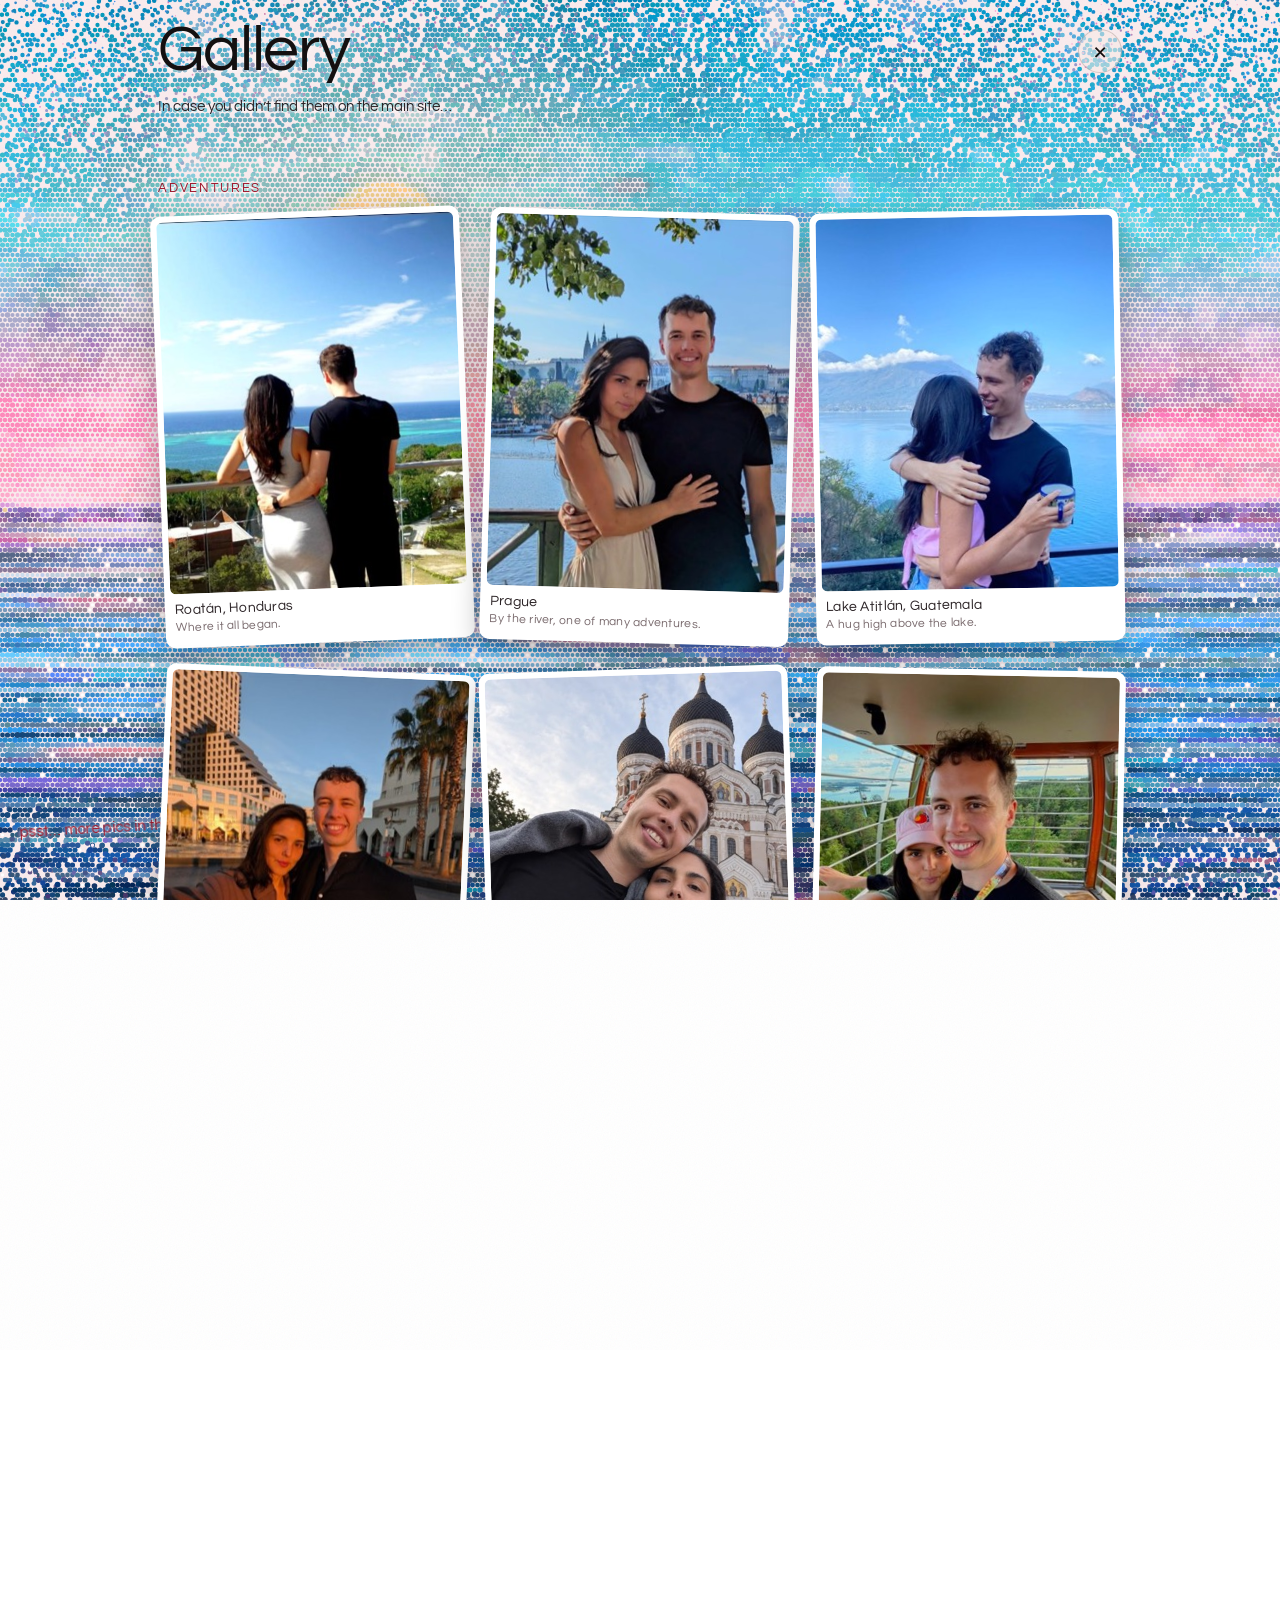
<file: gallery/index.html>
<!doctype html>
<html lang="en">
<head>
<meta charset="utf-8">
<meta name="viewport" content="width=device-width, initial-scale=1">
<meta name="robots" content="noindex">
<title>Lonis &amp; Andrea · our photos</title>
<!-- thebebs.com/gallery: the photos live on the main page, opened over the landscape (gallery.js);
     this just sends you there, keeping anything after the ? (like ?andy) -->
<script>location.replace('/' + location.search + '#gallery');</script>
<meta http-equiv="refresh" content="0; url=/#gallery">
</head>
<body style="background:#0d0818;color:#f6f1ff;font-family:system-ui,sans-serif">
<p><a href="/#gallery" style="color:#8fd62f">Our photos →</a></p>
</body>
</html>
</file>
<file: style.css>
:root{
  --ink: #f6f1ff;
  --ink-dim: #a08fc8;
  --accent: #8fd62f;   /* lime, from the coral tips */
  --warm:   #ff7c1a;   /* hot orange, from the ring */
  --bg: #0d0620;       /* deep violet, from the ground */
  --text: #ddd4f0;     /* everything you read */
  --on-accent: #15240a;       /* writing on a lime button */
  --accent-hover: #a3e64a;
  --shade-rgb: 9,4,22;        /* the soft dark behind letters, so they read over the dots */
  --chip-rgb: 28,14,58;       /* the backing of small buttons */
  --line-rgb: 160,143,200;    /* thin lines and button edges */
  --accent-rgb: 143,214,47;
  --warm-rgb: 255,124,26;
  --hover-rgb: 40,22,80;
  --hover2-rgb: 60,34,110;
  --panel-rgb: 19,9,42;       /* the RSVP card and the little menus */
  --focus-rgb: 34,18,70;
  --outline-rgb: 13,6,32;     /* the thin outline on the names */

  /* the type scale: apart from the headings, the hero and the story's short
     versions, every piece of text uses one of these two sizes */
  --fs-body: clamp(17px, 1.55vw, 21px);   /* reading text: paragraphs and both lists */
  --fs-ui:   clamp(14px, 1.2vw, 17px);    /* labels, buttons, small print */

  /* Questrial is a single-weight face — there is no bold. Emphasis is done
     with size, letter-spacing and colour instead. If you ever want real bold
     headlines, swap this line for one of:
       'Quicksand'  — rounder, 300-700            'Nunito'   — soft, 200-1000
       'Comfortaa'  — very round, 300-700         'Poppins'  — geometric, 100-900
     and update the <link> in index.html to match. */
  --font: "Questrial", ui-rounded, "Avenir Next", system-ui, sans-serif;
}

*{ box-sizing: border-box; }

html{ scroll-behavior: smooth; }

body{
  margin:0;
  background: var(--bg);
  color: var(--ink);
  font-family: var(--font);
  -webkit-font-smoothing: antialiased;
  overflow-x: hidden;
}

/* ---------- the art layer ---------- */

#art{
  position: fixed;
  inset: 0;
  width: 100vw;
  height: 100vh;
  z-index: 0;
  display: block;
}

.grain{
  position: fixed;
  inset: -50%;
  z-index: 1;
  pointer-events: none;
  opacity: .035;
  background-image: url("data:image/svg+xml,%3Csvg xmlns='http://www.w3.org/2000/svg' width='160' height='160'%3E%3Cfilter id='n'%3E%3CfeTurbulence type='fractalNoise' baseFrequency='.85' numOctaves='3'/%3E%3C/filter%3E%3Crect width='160' height='160' filter='url(%23n)'/%3E%3C/svg%3E");
  animation: drift 7s steps(6) infinite;
}
@keyframes drift{
  0%{transform:translate(0,0)} 20%{transform:translate(-3%,2%)}
  40%{transform:translate(2%,-3%)} 60%{transform:translate(-2%,-2%)}
  80%{transform:translate(3%,1%)} 100%{transform:translate(0,0)}
}

.vignette{
  position: fixed;
  inset: 0;
  z-index: 1;
  pointer-events: none;
  background: radial-gradient(ellipse at 50% 45%, transparent 35%, rgba(var(--shade-rgb),.58) 100%);
}

/* ---------- fixed chrome ---------- */

/* the language switch, top left: the language you're reading is bright and
   underlined in lime, the others soft */
.corner{
  position: fixed;
  top: 24px; left: 28px;
  z-index: 5;
  display: flex; align-items: center; gap: 8px;
}
.lang{
  display: flex; gap: 0;
  padding: 2px 6px;
  font-family: var(--font);
  background: rgba(var(--chip-rgb),.62);            /* the same soft backing as the music buttons */
  border: 1px solid rgba(var(--line-rgb),.3);
  border-radius: 999px;
  -webkit-backdrop-filter: blur(6px);
  backdrop-filter: blur(6px);
}
.lang button{
  font: inherit; font-size: 12px; letter-spacing: .10em;
  color: var(--ink-dim);
  background: none; border: 0;
  padding: 7px 7px 5px;
  cursor: pointer;
  border-bottom: 1px solid transparent;
}
.lang button:hover{ color: var(--ink); }
.lang button[aria-pressed="true"]{ color: var(--ink); border-bottom-color: var(--accent); }
.lang button:focus-visible{ outline: 1px solid var(--accent); outline-offset: 2px; }

.hint{
  position: fixed;
  bottom: 30px; left: 50%;
  transform: translateX(-50%);
  z-index: 5;
  display: flex; flex-direction: column; align-items: center; gap: 8px;
  font-family: var(--font);
  font-size: 11px; letter-spacing: .13em; text-transform: uppercase;
  color: var(--ink-dim);
  transition: opacity .5s ease;
}
.hint svg{ animation: nudge 2.4s ease-in-out infinite; }
@keyframes nudge{ 0%,100%{transform:translateY(0);opacity:.5} 50%{transform:translateY(5px);opacity:1} }

/* ---------- content ---------- */

main{
  position: relative;
  z-index: 3;
}

.sec{
  position: relative;
  min-height: 118vh;
  display: flex;
  flex-direction: column;
  justify-content: center;
  padding: 16vh clamp(24px, 9vw, 160px);
  max-width: 1200px;
  will-change: opacity, transform;
}
/* on phones nothing may stick out of a section sideways (e.g. the TL;DR note before story.js
   moves it): it would make the page wider than the screen */
@media (max-width: 700px){ .sec{ overflow-x: clip; } }

.inner{
  position: relative;
  width: 100%;
}

.inner > *{ max-width: 46ch; }

.kicker{
  font-family: var(--font);
  font-size: 13px;
  letter-spacing: .09em;
  text-transform: uppercase;
  color: var(--warm);             /* labels are orange; lime is for things you tap */
  margin: 0 0 22px;
  text-shadow: 0 1px 2px rgba(var(--shade-rgb),.95), 0 1px 10px rgba(var(--shade-rgb),.85);
}

h1{
  font-size: clamp(62px, 14.5vw, 168px);
  line-height: .9;
  font-weight: 400;
  letter-spacing: -.028em;
  margin: 0 0 30px;
  text-shadow: 0 2px 4px rgba(var(--shade-rgb),.55), 0 6px 40px rgba(var(--shade-rgb),.6);
}

h2{
  font-size: clamp(34px, 6vw, 70px);
  line-height: 1.08;
  font-weight: 400;
  letter-spacing: -.018em;
  margin: 0 0 26px;
  text-shadow: 0 1px 3px rgba(var(--shade-rgb),.7), 0 4px 28px rgba(var(--shade-rgb),.6);
}

p{
  font-size: var(--fs-body);
  line-height: 1.72;
  color: var(--text);
  margin: 0 0 18px;
  text-shadow: 0 1px 2px rgba(var(--shade-rgb),.95), 0 1px 10px rgba(var(--shade-rgb),.8);
}

.lede{ font-size: clamp(18px, 2vw, 26px); color: var(--ink); }

em{ font-style: normal; font-weight: 400; color: var(--warm); }

.meta{
  font-family: var(--font);
  font-size: var(--fs-ui);
  letter-spacing: .01em;
  color: var(--ink-dim);
}

.links{ display: flex; gap: 26px; margin-top: 8px; }
/* wider screens: sections alternate sides so the art stays visible. A block on
   the right keeps its heading and every line on one left edge — easier to read
   than right-aligned text, and the art still frames it. */
@media (min-width: 721px){
  .sec:nth-child(even){ margin-left: auto; }
  .sec:nth-child(even) .inner{
    display: flex; flex-direction: column; align-items: flex-start;
    width: min(31em, 100%); margin-left: auto; text-align: left;
  }
}

a{
  color: var(--ink);
  text-decoration: none;
  border-bottom: 1px solid rgba(var(--warm-rgb),.55);
  padding-bottom: 3px;
  transition: color .25s, border-color .25s;
}
a:hover{ color: var(--warm); border-color: var(--warm); }

.hero{ min-height: 100vh; }

@media (max-width: 720px){
  .sec{ min-height: 110vh; }
  .sec:nth-child(even) .inner{ align-items: flex-start; }
  .sec:nth-child(even){ align-items: flex-start; text-align: left; margin-left: 0; }
  .sec:nth-child(even) .links{ justify-content: flex-start; }
  .corner{ top: 16px; left: 14px; }
}

@media (prefers-reduced-motion: reduce){
  .grain, .hint svg{ animation: none; }
  html{ scroll-behavior: auto; }
}

/* ---------- contact form ---------- */

.contact{
  width: 100%;
  max-width: 46ch;
  margin: 2px 0 26px;
}

.bot-field{ position: absolute; left: -9999px; }

.contact .row{
  display: flex;
  gap: 14px;
}
.contact .row .field{ flex: 1 1 0; min-width: 0; }

.field{
  display: block;
  margin-bottom: 11px;
}
.field > span{
  display: block;
  font-size: var(--fs-ui);
  letter-spacing: .02em;
  color: var(--warm);
  margin-bottom: 7px;
  text-shadow: 0 2px 18px rgba(var(--shade-rgb),.95);
}

.contact input,
.contact textarea{
  width: 100%;
  font: inherit;
  font-size: 16px;                 /* 16px keeps iOS from zooming on focus */
  color: var(--ink);
  background: rgba(var(--chip-rgb),.72);
  border: 1px solid rgba(var(--line-rgb),.30);
  border-radius: 14px;
  padding: 11px 15px;
  transition: border-color .2s, background .2s, box-shadow .2s;
  -webkit-appearance: none;
  appearance: none;
}
.contact textarea{
  resize: vertical;
  min-height: 88px;
  line-height: 1.6;
}
.contact input::placeholder,
.contact textarea::placeholder{ color: rgba(var(--line-rgb),.55); }

.contact input:focus,
.contact textarea:focus{
  outline: none;
  border-color: var(--accent);
  background: rgba(var(--focus-rgb),.85);
  box-shadow: 0 0 0 3px rgba(var(--accent-rgb),.18);
}

.contact button{
  font: inherit;
  font-size: 16px;
  color: var(--on-accent);
  background: var(--accent);
  border: 0;
  border-radius: 999px;
  padding: 12px 30px;
  cursor: pointer;
  transition: transform .15s, background .2s, box-shadow .2s;
  box-shadow: 0 6px 24px rgba(var(--accent-rgb),.22);
}
.contact button:hover{
  background: #a3e64a;
}
.contact button:active{ transform: translateY(1px); }
.contact button:disabled{ opacity: .55; cursor: default; }

.form-status{
  font-size: var(--fs-ui);
  margin: 12px 0 0;
  min-height: 1.2em;
  color: var(--ink-dim);
}
.form-status.is-good{ color: var(--accent); }
.form-status.is-bad{ color: #ff8f8f; }

.links{ flex-wrap: wrap; row-gap: 12px; margin-bottom: 30px; }

@media (max-width: 560px){
  .contact .row{ flex-direction: column; gap: 0; }
}

/* The contact block is the tallest on the page. Keep the final section to one
   screen so scrolling to the bottom shows all of it, and tighten the form on
   short viewports. */
.sec:last-child{
  min-height: 100vh;
  padding-top: 10vh;
  padding-bottom: 10vh;
}

@media (max-height: 800px){
  .contact textarea{ min-height: 72px; }
  .contact{ margin-bottom: 18px; }
  .links{ margin-bottom: 22px; }
  .sec:last-child{ padding-top: 7vh; padding-bottom: 7vh; }
}

/* ---------- wedding content ---------- */

.amp{
  color: var(--warm);
  font-size: .62em;
  vertical-align: .08em;
  margin: 0 .06em;
}

/* placeholders still to fill in: a dashed underline (orange is for labels) */
.todo{ color: var(--ink-dim); border-bottom: 1px dashed currentColor; }

/* the lists — the day's facts (when / where / dress…) and the weekend's days —
   share one layout: an orange label, the words beside it at reading size, and
   a hairline between rows. On phones the label sits above its words. */
.facts, .schedule{
  margin: 26px 0 24px;
  padding: 0;
  list-style: none;
  font-size: var(--fs-body);      /* so their width matches the paragraphs */
  max-width: 46ch;
}
.facts > div, .schedule li{
  display: flex;
  align-items: baseline;
  gap: 20px;
  padding: 14px 0;
  border-top: 1px solid rgba(var(--line-rgb),.22);
}
.facts > div:last-child, .schedule li:last-child{ border-bottom: 1px solid rgba(var(--line-rgb),.22); }
.facts dt, .schedule .time{
  flex: 0 0 7em;                  /* room for the longer labels, e.g. "Places to stay" */
  font-size: var(--fs-ui);
  color: var(--warm);
}
.facts dd, .schedule .what{
  margin: 0;
  font-size: var(--fs-body);
  line-height: 1.6;
  color: var(--text);
}
.schedule .what em{ color: var(--ink); }   /* each day's name, a touch brighter */

/* collapsible groups (Getting there): a row per group, with the same hairlines
   as the lists; tap to open its own little list underneath */
.accordion{ margin: 26px 0 24px; font-size: var(--fs-body); max-width: 46ch; }
.acc{ border-top: 1px solid rgba(var(--line-rgb),.22); }
.acc:last-child{ border-bottom: 1px solid rgba(var(--line-rgb),.22); }
.acc > summary{
  display: flex; align-items: center; justify-content: space-between; gap: 16px;
  padding: 16px 0;
  list-style: none;
  cursor: pointer;
  font-size: var(--fs-body);
  color: var(--ink);
  text-shadow: 0 1px 2px rgba(var(--shade-rgb),.95), 0 1px 10px rgba(var(--shade-rgb),.8);
}
.acc > summary::-webkit-details-marker{ display: none; }
/* the open/close mark: a plus in a small circle that turns into a cross */
.acc > summary::after{
  content: "+";
  flex: none;
  display: grid; place-items: center;
  width: 30px; height: 30px;
  border: 1px solid rgba(var(--line-rgb),.4);
  border-radius: 50%;
  background: rgba(var(--chip-rgb),.62);
  font-size: 20px; line-height: 1;
  color: var(--ink);
  -webkit-text-stroke: 0;
  transition: transform .42s cubic-bezier(.22,.61,.36,1), border-color .2s;
}
.acc > summary:hover::after, .acc > summary:focus-visible::after{ border-color: var(--accent); }
.acc > summary:focus-visible{ outline: none; }
.acc[open] > summary::after{ transform: rotate(45deg); }
.acc.is-closing > summary::after{ transform: none; }   /* turns back as soon as it starts closing (layout.js) */
/* inside a group: the list sits flush, without its own outer lines */
.acc .facts{ margin: 0 0 14px; }
.acc .facts > div:first-child{ border-top: 0; padding-top: 2px; }
.acc .facts > div:last-child{ border-bottom: 0; }
.acc > p{ margin: 0 0 18px; }

/* the RSVP select needs to match the text inputs */
.contact select{
  width: 100%;
  font: inherit;
  font-size: 16px;
  color: var(--ink);
  background: rgba(var(--chip-rgb),.72);
  border: 1px solid rgba(var(--line-rgb),.30);
  border-radius: 14px;
  padding: 11px 15px;
  cursor: pointer;
  -webkit-appearance: none;
  appearance: none;
  background-image: url("data:image/svg+xml,%3Csvg xmlns='http://www.w3.org/2000/svg' width='12' height='8'%3E%3Cpath d='M1 1l5 5 5-5' fill='none' stroke='%23a08fc8' stroke-width='1.6'/%3E%3C/svg%3E");
  background-repeat: no-repeat;
  background-position: right 15px center;
  padding-right: 38px;
  transition: border-color .2s, background-color .2s, box-shadow .2s;
}
.contact select:focus{
  outline: none;
  border-color: var(--accent);
  box-shadow: 0 0 0 3px rgba(var(--accent-rgb),.18);
}
.contact select option{ background: #1c0e3a; color: var(--ink); }


@media (max-width: 560px){
  .facts > div, .schedule li{ flex-direction: column; gap: 4px; }
  .facts dt, .schedule .time{ flex: none; }
}


/* ---------- opening photograph ---------- */

.hint{ text-shadow: 0 1px 10px rgba(var(--shade-rgb),.9); }

/* ---------- RSVP card ---------- */

.rsvp-open{
  font: inherit;
  font-size: 18px;
  color: var(--on-accent);
  background: var(--accent);
  border: 0;
  border-radius: 999px;
  padding: 14px 40px;
  margin: 10px 0 34px;
  cursor: pointer;
  box-shadow: 0 8px 30px rgba(var(--accent-rgb),.25);
  transition: transform .15s, background .2s, box-shadow .2s;
}
.rsvp-open:hover{ background: var(--accent-hover); box-shadow: 0 10px 36px rgba(var(--accent-rgb),.35); }
.rsvp-open:active{ transform: translateY(1px); }

.rsvp-card{
  width: min(560px, calc(100vw - 32px));
  max-height: calc(100dvh - 40px);
  padding: 0;
  border: 1px solid rgba(var(--line-rgb),.26);
  border-radius: 26px;
  background: rgba(var(--panel-rgb),.95);
  color: var(--ink);
  box-shadow: 0 30px 90px rgba(0,0,0,.6);
  overflow: auto;
  overscroll-behavior: contain;
}
.rsvp-card::backdrop{
  background: rgba(var(--shade-rgb),.58);
  -webkit-backdrop-filter: blur(4px);
  backdrop-filter: blur(4px);
}
.rsvp-card[open]{ animation: card-in .38s cubic-bezier(.2,.8,.2,1); }
@keyframes card-in{
  from{ opacity: 0; transform: translateY(22px) scale(.98); }
}

.rsvp-body{
  position: relative;
  padding: 34px clamp(22px, 5vw, 40px) 26px;
}
.rsvp-body h2{
  font-size: clamp(30px, 6vw, 42px);
  margin-bottom: 22px;
  text-shadow: none;
}
.rsvp-body .kicker{ margin-bottom: 12px; text-shadow: none; }
.rsvp-body .contact{ max-width: none; margin-bottom: 0; }
.rsvp-body .field > span{ text-shadow: none; }

.rsvp-close{
  position: absolute;
  top: 16px; right: 16px;
  width: 40px; height: 40px;
  border-radius: 50%;
  border: 1px solid rgba(var(--line-rgb),.28);
  background: rgba(var(--hover-rgb),.6);
  color: var(--ink);
  font: inherit;
  font-size: 24px;
  line-height: 1;
  cursor: pointer;
  transition: background .2s, border-color .2s;
}
.rsvp-close:hover{ background: rgba(var(--hover2-rgb),.8); border-color: var(--accent); }

/* keep the page still behind the card (and behind a photo opened big) */
html:has(.rsvp-card[open]), html:has(.lightbox[open]), html:has(.gallery[open]){ overflow: hidden; }

@media (prefers-reduced-motion: reduce){
  .rsvp-card[open]{ animation: none; }
}

/* ---------- music ---------- */

.music{
  position: fixed;
  top: 18px; right: 20px;
  /* the list drops down beneath, so this is its anchor */
  z-index: 6;
  display: flex; align-items: center; gap: 8px;
}

.music-play, .music-list{
  display: grid; place-items: center;
  color: var(--ink);
  background: rgba(var(--chip-rgb),.62);
  border: 1px solid rgba(var(--line-rgb),.28);
  border-radius: 50%;
  cursor: pointer;
  -webkit-backdrop-filter: blur(6px);
  backdrop-filter: blur(6px);
  transition: background .2s, border-color .2s;
}
.music-play{ width: 40px; height: 40px; color: var(--accent); }
.music-list{ width: 32px; height: 32px; }
.music-play:hover, .music-list:hover,
.music.menu-open .music-list{ background: rgba(var(--hover-rgb),.8); border-color: var(--accent); }

.music-play .i-pause{ display: none; }
.music.is-playing .music-play .i-play{ display: none; }
.music.is-playing .music-play .i-pause{ display: block; }
.music.is-playing .music-play{ box-shadow: 0 0 0 0 rgba(var(--accent-rgb),.45); animation: beat 1.7s ease-out infinite; }
@keyframes beat{ 0%{ box-shadow: 0 0 0 0 rgba(var(--accent-rgb),.45); } 100%{ box-shadow: 0 0 0 12px rgba(var(--accent-rgb),0); } }

/* the list of songs */
.music-menu{
  position: absolute;
  top: calc(100% + 10px); right: 0;
  margin: 0; padding: 6px;
  list-style: none;
  width: min(340px, calc(100vw - 24px));
  background: rgba(var(--panel-rgb),.96);
  border: 1px solid rgba(var(--line-rgb),.26);
  border-radius: 18px;
  box-shadow: 0 18px 50px rgba(0,0,0,.55);
  -webkit-backdrop-filter: blur(8px);
  backdrop-filter: blur(8px);
  animation: menu-in .2s ease-out;
}
.music-menu[hidden]{ display: none; }
@keyframes menu-in{ from{ opacity: 0; transform: translateY(-6px); } }
.music-menu li{ display: flex; align-items: center; gap: 4px; }
.music-menu .m-pick{
  flex: 1; min-width: 0;
  display: flex; align-items: center; gap: 12px;
  padding: 10px 12px;
  border: 0; border-radius: 12px;
  background: transparent;
  color: var(--ink);
  font: inherit; text-align: left;
  cursor: pointer;
}
.music-menu .m-pick:hover, .music-menu .m-pick:focus-visible{ background: rgba(var(--hover2-rgb),.55); outline: none; }
/* credit for where each song streams from */
.music-menu .m-src{
  flex: none;
  font-size: 11px;
  color: var(--ink-dim);
  border: 0;
  padding: 6px 8px;
  border-radius: 8px;
}
.music-menu .m-src::after{ content: " \2197"; }
.music-menu .m-src:hover, .music-menu .m-src:focus-visible{ color: var(--accent); background: rgba(var(--hover2-rgb),.55); outline: none; }
.music-menu .m-text{ display: flex; flex-direction: column; min-width: 0; }
.music-menu .m-title{ font-size: 15px; }
.music-menu .m-artist{ font-size: 12px; color: var(--ink-dim); white-space: nowrap; overflow: hidden; text-overflow: ellipsis; }
.music-menu .is-current .m-title{ color: var(--accent); }

/* a little equaliser beside the song that's playing */
.music-menu .m-eq{ flex: none; display: flex; gap: 2px; align-items: flex-end; width: 13px; height: 13px; opacity: .25; }
.music-menu .m-eq i{ display: block; width: 3px; height: 40%; background: var(--accent); border-radius: 1px; }
.music-menu .is-current .m-eq{ opacity: 1; }
.music-menu .is-playing .m-eq i{ animation: eq .9s ease-in-out infinite; height: 100%; transform-origin: bottom; }
.music-menu .is-playing .m-eq i:nth-child(2){ animation-delay: -.3s; }
.music-menu .is-playing .m-eq i:nth-child(3){ animation-delay: -.6s; }
@keyframes eq{ 0%,100%{ transform: scaleY(.3); } 50%{ transform: scaleY(1); } }

/* the song name: on hover, on keyboard focus, and for a moment when a song starts */
.music-tip{
  order: -1;
  max-width: min(60vw, 340px);
  white-space: nowrap; overflow: hidden; text-overflow: ellipsis;
  font-size: 13px;
  color: var(--ink);
  background: rgba(var(--chip-rgb),.72);
  border: 1px solid rgba(var(--line-rgb),.22);
  border-radius: 999px;
  padding: 6px 12px;
  -webkit-backdrop-filter: blur(6px);
  backdrop-filter: blur(6px);
  opacity: 0;
  transform: translateX(6px);
  pointer-events: none;
  transition: opacity .25s, transform .25s;
}
.music:hover .music-tip,
.music:focus-within .music-tip,
.music.show-tip .music-tip{ opacity: 1; transform: none; }
.music.menu-open .music-tip{ opacity: 0; }

/* The real player only shows when it's needed: SoundCloud asks for a tap on its
   own play button to start Bound 2, and Spotify's appears if a browser won't
   start a song from ours. It tucks away again as soon as the music is going. */
.music-card{
  position: fixed;
  top: 68px; right: 20px;
  z-index: 6;
  width: min(330px, calc(100vw - 32px));
  border-radius: 16px;
  overflow: hidden;
  background: rgba(var(--panel-rgb),.96);
  border: 1px solid rgba(var(--line-rgb),.26);
  box-shadow: 0 18px 50px rgba(0,0,0,.5);
  opacity: 0;
  transform: translateY(-8px);
  pointer-events: none;
  transition: opacity .25s ease, transform .25s ease;
}
.music-card.is-open{ opacity: 1; transform: none; pointer-events: auto; }

.music-card-bar{
  display: flex; align-items: center; gap: 8px;
  padding: 8px 8px 6px 14px;
}
.music-card-hint{ flex: 1; font-size: 13px; color: var(--accent); }
.music-card-close{
  flex: none;
  width: 24px; height: 24px; border-radius: 50%;
  border: 1px solid rgba(var(--line-rgb),.28);
  background: rgba(var(--hover-rgb),.6); color: var(--ink);
  font: inherit; font-size: 15px; line-height: 1; cursor: pointer;
}
.music-card-close:hover{ border-color: var(--accent); }

.music-card iframe{ display: block; border: 0; width: 100%; }
.music-card .player-soundcloud{ margin: 0 10px 10px 8px; }
.music-card .player-soundcloud iframe{ height: 20px; }
/* only the player for the current song shows */
.music-card .player-slot{ display: none; }
.music-card[data-player="spotify"]    .player-spotify,
.music-card[data-player="soundcloud"] .player-soundcloud{ display: block; }

@media (max-width: 720px){
  .music{ top: 12px; right: 12px; }
  .music-card{ top: 62px; right: 16px; }
}
@media (prefers-reduced-motion: reduce){
  .music.is-playing .music-play{ animation: none; }
  .music-menu .is-playing .m-eq i{ animation: none; }
}

/* ---------- the first screen ---------- */
/* everything centred and low, under the faces in the photo */
.hero{
  justify-content: flex-end;
  align-items: center;
  text-align: center;
  max-width: none;
  padding-bottom: 12vh;
}
.hero .inner{ display: flex; flex-direction: column; align-items: center; }
.hero .inner > *{ max-width: none; }

/* phones: the names on one line, under the faces */
.hero h1{
  font-weight: 400;
  text-transform: uppercase;
  white-space: nowrap;
  font-size: min(112px, 9.4vw);
  letter-spacing: .05em;
  line-height: 1.02;
  margin: 0 0 20px;
}
.hero h1 .amp{ font-size: .55em; vertical-align: .18em; margin: 0 .12em; }

.hero-date{
  text-transform: uppercase;
  font-size: clamp(22px, 2.6vw, 34px);
  letter-spacing: .07em;
  color: var(--ink);
  margin: 0 0 6px;
}
.hero-place{
  font-size: var(--fs-ui);
  color: var(--text);
  margin: 0 0 18px;
}

.countdown{
  display: flex; flex-wrap: wrap; justify-content: center;
  gap: 4px 16px;
  font-size: var(--fs-ui);
  color: var(--ink-dim);
  margin: 0 0 26px;
  min-height: 1.6em;
}
.countdown .cd-n{
  display: inline-block;
  min-width: 1.4em;                 /* so the numbers don't jostle each second */
  text-align: right;
  color: var(--ink);
}

.hero .rsvp-open{ margin: 0; }

/* RSVP and, beside it, the way into the arcade: the same height, but outlined and quieter
   (side by side, or one under the other on a narrow phone) */
.hero-btns{ display: flex; flex-wrap: wrap; justify-content: center; align-items: stretch; gap: 12px 14px; }
.games-btn{
  display: inline-flex; align-items: center; justify-content: center; gap: 9px;
  min-height: 44px;
  padding: 0 26px 0 22px;
  font: inherit; font-size: 18px;
  color: var(--ink); text-decoration: none;
  background: rgba(var(--chip-rgb),.62);
  border: 1px solid rgba(var(--line-rgb),.6);
  border-radius: 999px;
  -webkit-backdrop-filter: blur(6px); backdrop-filter: blur(6px);
  transition: transform .15s, background .2s, border-color .2s, box-shadow .2s;
}
.games-btn .pad{ flex: none; }
.games-btn:hover{ background: rgba(var(--hover-rgb),.8); border-color: var(--accent); color: var(--ink); }
.games-btn:active{ transform: translateY(1px); }
.games-btn:focus-visible{ outline: 2px solid var(--accent); outline-offset: 3px; }
/* it lights up once someone has found all 15 photos */
.games-btn.is-lit{ border-color: var(--accent); box-shadow: 0 0 0 2px rgba(var(--accent-rgb),.25), 0 0 16px rgba(var(--accent-rgb),.7); animation: arcade-glow 2.4s ease-in-out infinite; }
@keyframes arcade-glow{ 50%{ box-shadow: 0 0 0 3px rgba(var(--accent-rgb),.35), 0 0 26px rgba(var(--accent-rgb),.95); } }
@media (prefers-reduced-motion: reduce){ .games-btn.is-lit{ animation: none; } .games-btn:active{ transform: none; } }
/* narrow phones: a little less padding, so the two still fit side by side in every language */
@media (max-width: 400px){
  .hero-btns{ gap: 12px 10px; }
  .hero .rsvp-open{ padding-left: 30px; padding-right: 30px; }
  .games-btn{ padding: 0 20px 0 17px; gap: 8px; }
}

/* wide screens: the whole group centred in the dark space left of the photo
   (art.js measures that space and sets --dark-w) */
@media (min-aspect-ratio: 1/1){
  .hero{ align-items: flex-start; justify-content: center; padding: 10vh 0; }
  .hero .inner{ width: var(--dark-w, 52vw); }
  /* stacked, so they're not cramped: LONIS / & / ANDREA */
  .hero h1{ white-space: normal; font-size: min(104px, 7.4vw); margin-bottom: 24px; }
  .hero h1 .n{ display: block; }
  .hero h1 .amp{ display: block; font-size: .5em; line-height: 1; margin: .12em 0 .16em; vertical-align: 0; }
}

/* ---------- letters ----------
   Plain white letters, no outline: the calm dot card behind each block of
   text (art.js, "room for the words") plus the soft shadows keep them
   readable. Only the names on the opening screen keep a thin dark outline
   drawn behind the letters, since they sit over the photo. */
@supports (paint-order: stroke fill){
  .hero h1{ paint-order: stroke fill; -webkit-text-stroke: .07em rgba(var(--outline-rgb),.8); }
}

/* ---------- keeping the words off the sun (wide screens) ----------
   art.js sets --dodge to slide a section's words up or down, just clear of the
   sun, without changing which side the section is on. */
.inner{ transform: translateY(var(--dodge, 0px)); }
}

/* ---------- the story: full, TL;DR, still too long, one-liner ---------- */
.story{ transition: opacity .18s ease; }
.story.is-changing{ opacity: 0; }
.story-short{ font-size: clamp(20px, 2.1vw, 26px); line-height: 1.5; color: var(--ink); }
.story-emoji{ font-size: clamp(30px, 4vw, 46px); line-height: 1.4; letter-spacing: .02em; color: var(--ink); }
/* emoji keep their own colours: no letter outline drawn around them */
.emoji{ -webkit-text-stroke: 0; text-shadow: none; }

/* a heading with a small button on its right (the story's TL;DR, the day's map).
   The button sits on the heading's line, centred on it, and inside the soft dot
   card (art.js counts it in). On wider screens every section's column is wide
   enough for heading + button; the paragraphs keep their own reading width. */
.inner > .head-row{ max-width: none; }
.head-row{ display: flex; align-items: center; gap: 10px 20px; margin: 0 0 24px; }
/* if a narrow phone has no room, the heading folds onto two even lines and the button stays beside it */
.head-row h2{ margin: 0; flex: 0 1 auto; min-width: 0; text-wrap: balance; }
.head-row > :not(h2){ flex: none; }
/* very big text: the button goes underneath rather than over the heading (layout.js) */
.head-row.is-stacked{ flex-wrap: wrap; }
/* a pause of pure landscape between one block of words and the next */
.sec:not(.hero):not(:last-child){ padding-top: 30vh; padding-bottom: 30vh; }
/* big text on a phone (layout.js): a longer pause still, since each block of
   words fills most of the screen */
.big-text .sec:not(.hero){ padding-top: 72vh; padding-bottom: 72vh; }
.big-text .sec:last-child{ padding-bottom: 30vh; }   /* but don't end on a long empty scroll */
@media (min-width: 721px){
  .sec:nth-child(even) .inner{ width: min(42em, 100%); }
  .story-next, .pill{ padding: 11px 24px; }                     /* a touch roomier beside the big headings */
}
/* a fact with a second line (the date, then the time) */
.facts dd .line{ display: block; }
/* a smaller note under a fact (the time under the date, the shoes advice under Summer formal) */
.facts dd .note{ font-size: var(--fs-ui); line-height: 1.55; margin-top: 4px; }
/* a fact in two parts (From Copenhagen / From Stockholm): a little space between, each led by its place */
.facts dd .gap{ margin-top: 10px; }
.facts dd .lead{ color: var(--ink); }

/* add to calendar (beside The Weekend): the same pill, opening a small list of calendars */
.cal{ position: relative; -webkit-text-stroke: 0; text-shadow: none; }
.cal > summary{ list-style: none; }
.cal > summary::-webkit-details-marker{ display: none; }
.cal[open] > summary{ background: rgba(var(--hover-rgb),.8); border-color: var(--accent); }
.cal-menu{
  position: absolute; z-index: 5;
  top: calc(100% + 8px); right: 0;              /* opens leftwards, so it never runs off a phone screen */
  display: flex; flex-direction: column;
  min-width: 210px; padding: 6px;
  background: rgba(var(--panel-rgb),.96);
  border: 1px solid rgba(var(--line-rgb),.26);
  border-radius: 18px;
  box-shadow: 0 18px 50px rgba(0,0,0,.55);
  -webkit-backdrop-filter: blur(8px);
  backdrop-filter: blur(8px);
  animation: menu-in .2s ease-out;
}
.cal-menu a{ display: block; padding: 10px 14px; border: 0; border-radius: 12px; font-size: var(--fs-ui); color: var(--ink); }
.cal-menu a:hover, .cal-menu a:focus-visible{ background: rgba(var(--hover2-rgb),.55); color: var(--ink); outline: none; }
.story-next, .pill{
  display: inline-block;
  font: inherit; font-size: var(--fs-ui); line-height: 1.2;
  text-decoration: none;
  color: var(--ink);
  background: rgba(var(--chip-rgb),.62);
  border: 1px solid rgba(var(--line-rgb),.4);
  border-radius: 999px;
  padding: 9px 20px;
  cursor: pointer;
  -webkit-backdrop-filter: blur(6px);
  backdrop-filter: blur(6px);
  transition: background .2s, border-color .2s;
}
.story-next:hover, .pill:hover{ background: rgba(var(--hover-rgb),.8); border-color: var(--accent); color: var(--ink); }
/* the paragraphs keep the same reading width they had before the versions were added */
.inner > .story{ max-width: none; }
.story p{ max-width: 46ch; }
/* the story handles its own scroll position when it changes length */
html{ overflow-anchor: none; }
/* phones: a more compact button, so TL;DR fits beside the heading */
@media (max-width: 480px){
  .head-row{ gap: 10px 12px; }
  .story-next, .pill{ padding: 7px 13px; }
}

/* the #check badge (layout.js): only appears when the link ends in #check */
.check-badge{
  position: fixed; z-index: 50;
  left: max(10px, env(safe-area-inset-left, 0px)); bottom: max(10px, env(safe-area-inset-bottom, 0px));
  padding: 8px 12px; border-radius: 12px;
  background: rgba(var(--panel-rgb),.92); border: 1px solid rgba(var(--line-rgb),.35);
  font: 13px/1.4 var(--font); color: #f6f1ff;
  pointer-events: none;
}

/* ---------- the two of us, dancing (dance.js) ----------
   An easter egg: hidden until the moon turns into the disco ball (tap the moon,
   or hover RSVP with a mouse), then the two of us fade in, dancing underneath
   it, and fade out again when the party stops. Phones: just above "Are you in?". Wide screens: in the open space to the left of the RSVP words. */
.dance{
  display: block;
  width: min(78vw, 360px);
  aspect-ratio: 72 / 112;
  margin: 0 auto 3vh;
  opacity: 0;
  transform: scale(.96);
  transition: opacity .7s ease, transform .7s ease;
}
body.disco .dance{ opacity: 1; transform: none; }
@media (min-width: 1280px){
  .sec:last-child .dance{
    position: absolute;
    top: 50%;
    right: calc(clamp(24px, 9vw, 160px) + min(42em, 100%) + 5vw);
    width: clamp(320px, 28vw, 440px);
    margin: 0;
    transform: translateY(-50%) scale(.96);
  }
  body.disco .sec:last-child .dance{ transform: translateY(-50%); }
}
@media (prefers-reduced-motion: reduce){ .dance{ transition: none; } }

/* ---------- where to stay (Getting there → Places to stay) ----------
   Small orange group labels, then each place: its name is the link (with a
   small arrow, no web address shown), a short description, and the price in
   the small, softer size. */
.stays{ margin: 0 0 18px; }
.stays > p{ margin: 0 0 6px; }
.stays .stay-group{
  margin: 26px 0 4px;
  font-size: 13px;
  letter-spacing: .09em;
  text-transform: uppercase;
  color: var(--warm);
}
.stay{ padding: 12px 0 14px; border-top: 1px solid rgba(var(--line-rgb),.22); }
.stay p{ margin: 0; }
.stay-name{ font-size: var(--fs-body); line-height: 1.4; }
.stay-name a, .stay-more a{ color: var(--ink); border-bottom: 0; padding-bottom: 0; }
.stay-name a::after, .stay-more a::after{ content: " \2197"; color: var(--ink-dim); font-size: .8em; }
.stay-name a:hover, .stay-more a:hover{ color: var(--accent); }
.stay-text{ margin-top: 4px; font-size: var(--fs-body); line-height: 1.6; color: var(--text); }
.stay-price{ margin-top: 6px; font-size: var(--fs-ui); line-height: 1.5; color: var(--ink-dim); }
.stays .stay-more{ margin: 18px 0 0; font-size: var(--fs-body); }

/* ---------- the "click me" nudge on the story's TL;DR button (story.js) ----------
   A hand-drawn lime arrow curving down to the button with a little note, drawn
   in like a pen stroke when the story comes into view, then bobbing gently.
   It fades away once the button has been tapped. */
.nudge-wrap{ position: relative; display: inline-block; flex: none; }
.nudge{
  position: absolute;
  left: 58%; bottom: calc(100% - 6px);
  display: flex; align-items: flex-start;
  pointer-events: none;
  color: var(--accent);
  transition: opacity .5s ease;
}
.nudge svg{ display: block; order: 1; overflow: visible; }
.nudge-text{
  order: 2;
  margin: -6px 0 0 2px;
  font-size: 13px; letter-spacing: .02em; white-space: nowrap;
  transform: rotate(-7deg);
  text-shadow: 0 0 3px rgba(var(--shade-rgb),1), 0 0 6px rgba(var(--shade-rgb),.95), 0 1px 12px rgba(var(--shade-rgb),.9);   /* readable over the sun's dots */
}
/* not enough room on the right (narrow phones): the note sits on the left instead */
.nudge.is-flipped{ left: auto; right: 58%; flex-direction: row-reverse; }
.nudge.is-flipped svg{ transform: scaleX(-1); }
.nudge.is-flipped .nudge-text{ margin: -6px 2px 0 0; transform: rotate(7deg); }
.nudge path{ fill: none; stroke: currentColor; stroke-width: 2; stroke-linecap: round; stroke-linejoin: round; }
.nudge-line{ stroke-dasharray: 60; stroke-dashoffset: 60; }
.nudge-head{ stroke-dasharray: 26; stroke-dashoffset: 26; }
.nudge-text{ opacity: 0; transition: opacity .5s ease .7s; }
.nudge.is-drawn .nudge-line{ animation: nudge-draw .7s ease-out forwards; }
.nudge.is-drawn .nudge-head{ animation: nudge-draw .25s ease-out .62s forwards; }
.nudge.is-drawn .nudge-text{ opacity: 1; }
.nudge.is-drawn{ animation: nudge-bob 2.4s ease-in-out 1.2s infinite; }
.nudge.is-done{ opacity: 0; }
@keyframes nudge-draw{ to{ stroke-dashoffset: 0; } }
@keyframes nudge-bob{ 0%, 100%{ transform: translateY(0); } 50%{ transform: translateY(-3px); } }
@media (prefers-reduced-motion: reduce){
  .nudge-line, .nudge-head{ stroke-dashoffset: 0; animation: none !important; }
  .nudge-text{ opacity: 1; transition: none; }
  .nudge.is-drawn{ animation: none; }
}

/* ---------- live head count above the RSVP button (form.js) ---------- */
.headcount{ display: flex; align-items: center; gap: 10px; margin: -4px 0 22px; }
/* the note under the RSVP button: smaller, a little aside */
.sec .gifts{
  position: relative; isolation: isolate;
  margin: -34px -40px -18px -40px; padding: 30px 40px 32px; max-width: calc(48ch + 80px);
  font-size: clamp(15px, 1.3vw, 18px); line-height: 1.6; color: var(--ink);
  text-shadow: 0 0 6px rgba(var(--shade-rgb),.9);
}
/* behind the words, a soft rectangle of light (white in light mode, night in dark): solid in the
   middle, its edges feathered away to nothing */
.sec .gifts::before{
  content: ""; position: absolute; inset: 0; z-index: -1;
  background: rgba(var(--shade-rgb),.86);
  -webkit-mask-image: linear-gradient(to right, transparent, #000 34px, #000 calc(100% - 34px), transparent), linear-gradient(to bottom, transparent, #000 26px, #000 calc(100% - 26px), transparent);
  -webkit-mask-composite: source-in;
  mask-image: linear-gradient(to right, transparent, #000 34px, #000 calc(100% - 34px), transparent), linear-gradient(to bottom, transparent, #000 26px, #000 calc(100% - 26px), transparent);
  mask-composite: intersect;
}
.headcount[hidden]{ display: none; }
.hc-dot{
  flex: none; width: 8px; height: 8px; border-radius: 50%;
  background: var(--accent);
  box-shadow: 0 0 0 0 rgba(var(--accent-rgb),.55);
  animation: hc-pulse 2.2s ease-out infinite;
}
.hc-n{ color: var(--warm); }
@keyframes hc-pulse{
  0%  { box-shadow: 0 0 0 0 rgba(var(--accent-rgb),.55); }
  70% { box-shadow: 0 0 0 9px rgba(var(--accent-rgb),0); }
  100%{ box-shadow: 0 0 0 0 rgba(var(--accent-rgb),0); }
}
@media (prefers-reduced-motion: reduce){ .hc-dot{ animation: none; } }

/* ---------- after sending an RSVP (form.js) ----------
   The card swaps the form for a little party (yes: the two of us dancing,
   while the moon turns into the disco ball behind) or a soft landing (no). */
.rsvp-card.is-done .rsvp-body > .kicker,
.rsvp-card.is-done #rsvp-title,
.rsvp-card.is-done form.contact,
.rsvp-card.is-mine #rsvp-title,
.rsvp-card.is-mine form.contact{ display: none; }
.rsvp-done{ text-align: center; padding: 6px 0 4px; animation: card-in .5s cubic-bezier(.2,.8,.2,1); }
.rsvp-done[hidden]{ display: none; }
.party, .sad{ display: block; width: min(52vw, 210px); aspect-ratio: 72 / 112; margin: 0 auto 6px; }
.party{ width: min(46vw, 190px); aspect-ratio: 78 / 179; }
.sad{ aspect-ratio: 60 / 107; }
.rsvp-done .done-title{ margin: 0 0 10px; }
.rsvp-done .done-text{ margin: 0 auto; max-width: 30ch; color: var(--text); text-shadow: none; }
.rsvp-done .done-note{ margin: 10px auto 0; max-width: 34ch; text-wrap: balance; font-size: var(--fs-ui); line-height: 1.55; color: var(--text); text-shadow: none; }
.rsvp-done .done-img{ display: block; width: min(60vw, 260px); height: auto; margin: 0 auto 18px; border-radius: 18px; }
@media (prefers-reduced-motion: reduce){ .rsvp-done{ animation: none; } }

/* ---------- light mode ----------
   The same page printed on cream paper: the landscape stays in its colours (as
   ink dots, art.js), the letters turn black and every accent is one deep red,
   like the link preview. theme.js switches it with html.light. */
.theme-btn{
  display: grid; place-items: center;
  width: 32px; height: 32px;
  color: var(--ink);
  background: rgba(var(--chip-rgb),.62);
  border: 1px solid rgba(var(--line-rgb),.28);
  border-radius: 50%;
  cursor: pointer;
  -webkit-backdrop-filter: blur(6px);
  backdrop-filter: blur(6px);
  transition: background .2s, border-color .2s;
}
.theme-btn:hover{ background: rgba(var(--hover-rgb),.8); border-color: var(--accent); }
.theme-btn:focus-visible{ outline: 1px solid var(--accent); outline-offset: 2px; }
.theme-btn .i-moon{ display: none; }
html.light .theme-btn .i-sun{ display: none; }
html.light .theme-btn .i-moon{ display: block; }

html.light{
  color-scheme: light;
  --ink: #141010;
  --ink-dim: #77696b;
  --accent: #9e1428;           /* deep red, for what you tap */
  --warm:   #9e1428;           /* and for labels */
  --bg: #ffffff;               /* white, like the opening */
  --text: #2b2326;
  --on-accent: #fffaf4;
  --accent-hover: #b81d33;
  --shade-rgb: 255,255,255;    /* behind letters a soft white glow, not a shadow */
  --chip-rgb: 255,252,247;
  --line-rgb: 120,96,92;
  --accent-rgb: 158,20,40;
  --warm-rgb: 158,20,40;
  --hover-rgb: 247,234,230;
  --hover2-rgb: 241,224,220;
  --panel-rgb: 255,251,246;
  --focus-rgb: 255,250,245;
  --outline-rgb: 250,245,238;
}
html.light .grain{ opacity: .05; }
html.light .rsvp-card{ box-shadow: 0 30px 90px rgba(70,35,25,.22); }
html.light .music-menu, html.light .music-card, html.light .cal-menu{ box-shadow: 0 18px 50px rgba(70,35,25,.18); }
/* no overlays in light mode: no vignette at the edges, no outline around the names */
html.light .vignette{ display: none; }
html.light .hero h1{ -webkit-text-stroke: 0; }
/* phones in light mode: the opening words sit over Lonis's dark shirt in the photo, so there
   they get a close, bright white glow (letters and red accents keep their colours) */
@media (max-aspect-ratio: 1/1){
  html.light .hero .kicker, html.light .hero h1, html.light .hero-date,
  html.light .hero-place, html.light .countdown{
    text-shadow: 0 0 3px rgba(255,255,255,.95), 0 0 10px rgba(255,255,255,.9), 0 0 26px rgba(255,255,255,.75);
  }
  html.light .hero .countdown{ color: var(--ink); }   /* "days, hours, minutes" black too, not grey */
}

/* the add-to-calendar button in the RSVP card after a "yes": the same pill, filled in the
   accent colour with a little calendar-and-heart, and its list opening right below it */
.cal-yes{ display: block; margin: 16px auto 4px; }
.cal-pill{ display: inline-flex; align-items: center; gap: 8px; padding: 10px 20px;
  background: var(--accent); color: var(--on-accent); border-color: transparent; font-weight: 400; }
.cal-pill:hover, .cal-yes[open] > .cal-pill{ background: var(--accent-hover); color: var(--on-accent); border-color: transparent; }
.cal-yes .cal-menu{ position: static; margin: 10px auto 0; width: max-content; min-width: 210px; text-align: left; box-shadow: none; }
/* under it all, something to do until then: the arcade, in the plain pill */
.games-pill{ display: inline-flex; align-items: center; gap: 8px; margin: 18px auto 0; padding: 9px 20px 9px 16px; }
.games-pill .pad{ width: 18px; height: 18px; flex: none; }

/* a story card with two sides (flip.js): a small "Turn over" button under the words;
   the card turns around and the back shows photos and a line */
.story-v, .flip-card{ transform-origin: 50% 50%; }
.story-v.is-turning-out, .flip-card.is-turning-out{ transition: transform .28s ease-in, opacity .28s ease-in; transform: perspective(900px) rotateY(88deg); opacity: .4; }
.story-v.is-turning-in, .flip-card.is-turning-in{ transform: perspective(900px) rotateY(-88deg); opacity: .4; }
.story-v.is-turning-in.go, .flip-card.is-turning-in.go{ transition: transform .34s cubic-bezier(.2,.8,.2,1), opacity .34s; transform: none; opacity: 1; }
/* the turn-over button: the story card's bottom-right corner is folded up, drawn in the
   dots by art.js, which also keeps this (invisible) button on top of it. Under the fold
   the landscape shows; hovering (or, on phones, scrolling it into view) lifts the corner
   a little more, so it's clear the card can be turned (flip.js) */
.story-v, .flip-card{ position: relative; }
.turn{
  /* in the card's own bottom-right corner until art.js moves it onto the fold (it must never
     start outside the card: on phones that made the page wider than the screen) */
  position: absolute; right: 0; bottom: 0; z-index: 2;
  width: 80px; height: 80px; padding: 0; margin: 0;
  background: none; border: 0; cursor: pointer;
  -webkit-tap-highlight-color: transparent;
}
.turn:focus-visible{ outline: 1px solid var(--accent); outline-offset: -8px; border-radius: 10px; }
.visually-hidden{ position: absolute !important; width: 1px; height: 1px; overflow: hidden; clip: rect(0 0 0 0); white-space: nowrap; }
.polaroids{ display: flex; gap: 18px; align-items: flex-start; margin-top: 4px; }
.polaroid{
  margin: 0; flex: none; width: min(36vw, 170px);
  padding: 6px 6px 26px; background: #fff; border-radius: 10px;   /* the wide bottom edge of a polaroid */
  box-shadow: 0 10px 28px rgba(0,0,0,.28);
  transform: rotate(-3deg);
}
.polaroid + .polaroid{ transform: rotate(3deg); margin-top: 16px; }
.polaroid img{ display: block; width: 100%; aspect-ratio: 3 / 4; object-fit: cover; border-radius: 6px; background: #eee; }
.face-line{ margin: 20px 0 0; max-width: 34ch; }
/* the wide photo on the back of the emoji card: the full width of the card, in its own wide shape */
.polaroid.polaroid-wide{ width: 100%; transform: rotate(-1deg); margin-top: 4px; }
.polaroid.polaroid-wide img{ aspect-ratio: 16 / 9; object-position: 56% 60%; }   /* cropped a little, around the two of us */
/* landscape photos side by side on the back of the full story card */
.polaroids:has(.polaroid-land){ flex-wrap: wrap; row-gap: 10px; }
.polaroid.polaroid-land{ width: auto; flex: 0 0 calc(50% - 9px); min-width: 0; }
.polaroid.polaroid-land img{ aspect-ratio: 4 / 3; object-position: 50% 30%; }
.polaroid-land:nth-child(3){ transform: rotate(2deg); margin-top: 0; }
.polaroid-land:nth-child(4){ transform: rotate(-2.5deg); margin-top: 12px; }
/* a little place tag written on the white strip of a polaroid */
.polaroid:has(figcaption){ padding-bottom: 0; }
.polaroid figcaption{
  padding: 7px 4px 8px; font-size: 13px; line-height: 1.2; letter-spacing: .02em;
  color: #2b2326; text-align: center; text-shadow: none;
}
.polaroid img.pin-bottom{ object-position: 50% 100%; }   /* keep the feet in a cropped photo */
/* little films on the backs of cards: Rösås in summer and in snow (wide), Sunday football (tall) */
.polaroid video{ display: block; width: 100%; aspect-ratio: 16 / 9; object-fit: cover; border-radius: 6px; background: #ddd; }
.polaroid.polaroid-tall video{ aspect-ratio: 9 / 16; }
/* the Rösås card: two wide films one under the other, then the two photos side by side */
.polaroid-wide + .polaroid-wide{ transform: rotate(1deg); margin-top: 16px; }
.polaroid-wide + .polaroids{ margin-top: 18px; }

/* coming back to the RSVP after answering (form.js): your answer, and a way to change it */
.rsvp-mine{ text-align: center; padding: 6px 0 4px; animation: card-in .5s cubic-bezier(.2,.8,.2,1); }
.rsvp-mine .done-title{ margin: 0 0 8px; }
.rsvp-mine .done-text{ margin: 0 auto; color: var(--text); text-shadow: none; }
.rsvp-mine.is-yes .mine-no, .rsvp-mine.is-no .mine-yes{ display: none; }
.rsvp-mine.is-sure > .mine-actions, .rsvp-mine.is-sure > .cal{ display: none; }
.rsvp-mine .cal-yes{ margin-top: 16px; }
.mine-actions{ display: flex; flex-wrap: wrap; justify-content: center; gap: 10px; margin-top: 22px; }
.mine-btn{
  font: inherit; font-size: var(--fs-ui); padding: 11px 20px; border-radius: 999px; cursor: pointer;
  color: var(--on-accent); background: var(--accent); border: 1px solid transparent;
  transition: background .2s, border-color .2s, transform .15s;
}
.mine-btn:hover{ background: var(--accent-hover); }
.mine-btn:active{ transform: translateY(1px); }
.mine-btn:disabled{ opacity: .55; cursor: default; }
.mine-btn.mine-quiet{ color: var(--ink); background: none; border-color: rgba(var(--line-rgb),.45); }
.mine-btn.mine-quiet:hover{ border-color: var(--accent); background: rgba(var(--hover-rgb),.5); }
.mine-sure .done-note{ margin-top: 20px; }
.mine-sure .mine-actions{ margin-top: 14px; }
.mine-status:empty{ display: none; }
.form-again{ margin: 14px 0 0; font-size: var(--fs-ui); line-height: 1.5; color: var(--ink-dim); text-shadow: none; }

/* "psst, turn the page": a hand-drawn note just below a turnable card, with the TL;DR "click me"
   note's arrow turned around, curling up to the folded corner (same letters, tilt, pen stroke
   and bob). Drawn in when the card comes into view (flip.js), gone once the guest has turned a
   card (and while a card is showing its back) */
.turn-hint{
  position: absolute; right: 10px; top: calc(100% - 3px);
  display: flex; align-items: flex-end;
  font-family: var(--font); font-size: 13px; line-height: 1.2; letter-spacing: .02em; white-space: nowrap;
  color: var(--accent);
  pointer-events: none; transition: opacity .5s ease;
}
.turn-hint > span{
  margin: 0 2px -6px 0;
  transform: rotate(-7deg);
  text-shadow: 0 0 2px rgba(var(--shade-rgb),1), 0 0 5px rgba(var(--shade-rgb),1), 0 1px 14px rgba(var(--shade-rgb),.9);   /* it sits on the art, so a close halo keeps it readable */
  opacity: 0; transition: opacity .5s ease .7s;
}
.turn-hint svg{ display: block; overflow: visible; filter: drop-shadow(0 0 2px rgba(var(--shade-rgb),1)) drop-shadow(0 0 4px rgba(var(--shade-rgb),.9)); }
.turn-hint path{ fill: none; stroke: currentColor; stroke-width: 2; stroke-linecap: round; stroke-linejoin: round; }
.turn-hint .th-line{ stroke-dasharray: 60; stroke-dashoffset: 60; }
.turn-hint .th-head{ stroke-dasharray: 26; stroke-dashoffset: 26; }
.turn-hint.is-drawn .th-line{ animation: nudge-draw .7s ease-out forwards; }
.turn-hint.is-drawn .th-head{ animation: nudge-draw .25s ease-out .62s forwards; }
.turn-hint.is-drawn > span{ opacity: 1; }
.turn-hint.is-drawn{ animation: nudge-bob 2.4s ease-in-out 1.2s infinite; }
.turn[aria-pressed="true"] .turn-hint, .turn-hint.is-done{ opacity: 0; animation: none; }
@media (prefers-reduced-motion: reduce){
  .turn-hint .th-line, .turn-hint .th-head{ stroke-dashoffset: 0; animation: none !important; }
  .turn-hint.is-drawn{ animation: none; }
}

/* ---------- a photo or film from the back of a card, big (lightbox.js) ----------
   The same white polaroid, as large as the screen allows, floating over the dot landscape.
   A tap anywhere closes it. */
.face-back .polaroid{ cursor: zoom-in; }
.face-back .polaroid:focus-visible{ outline: 2px solid var(--accent); outline-offset: 4px; }
.lightbox{
  width: 100vw; height: 100vh; height: 100dvh; max-width: none; max-height: none;
  margin: 0; padding: 0; border: 0; background: none; cursor: zoom-out;
}
.lightbox[open]{ display: grid; place-items: center; touch-action: none; overscroll-behavior: contain; }
/* no dimming: the words and cards fade away and the whole dot landscape shows behind the photo
   (art.js lets the calm card areas melt back into the art while a photo is open) */
.lightbox::backdrop{ background: transparent; }
main, .corner, .music, .side-stack, .found-chip{ transition: opacity .4s ease; }
html:has(.lightbox[open]) :is(main, .corner, .music, .side-stack), html:has(.gallery[open]) :is(main, .corner, .music, .side-stack, .found-chip){ opacity: 0; pointer-events: none; }
.polaroid.lb-photo{ box-shadow: 0 24px 70px rgba(0,0,0,.45); }
.polaroid.lb-photo{
  width: auto; max-width: 92vw; margin: 0;
  padding: 8px 8px 30px; transform: rotate(-1deg);
  animation: lb-in .32s cubic-bezier(.2,.8,.2,1);
}
.polaroid.lb-photo:has(figcaption){ padding-bottom: 0; }
.polaroid.lb-photo:focus{ outline: none; }
.lightbox .lb-photo img, .lightbox .lb-photo video{
  display: block; width: auto; height: auto; aspect-ratio: auto;
  max-width: calc(92vw - 16px); max-height: calc(86vh - 46px); max-height: calc(86dvh - 46px);
  object-fit: contain; border-radius: 6px; background: #eee;
}
.lightbox .lb-photo video{
  aspect-ratio: var(--ar, 16 / 9); height: auto; max-height: none; background: #111;
  width: min(calc(92vw - 16px), calc((86vh - 46px) * var(--ar, 1.7778)));
  width: min(calc(92vw - 16px), calc((86dvh - 46px) * var(--ar, 1.7778)));
}
.lb-close{
  position: fixed; z-index: 1;
  top: calc(16px + env(safe-area-inset-top, 0px)); right: calc(16px + env(safe-area-inset-right, 0px));
  width: 44px; height: 44px; border-radius: 50%;
  border: 1px solid rgba(var(--line-rgb),.28); background: rgba(var(--hover-rgb),.6);
  color: var(--ink); font: inherit; font-size: 26px; line-height: 1; cursor: pointer;
}
.lb-close:hover{ border-color: var(--accent); }
/* wide screens: a little smaller and lower, so the sky (and the sun or moon) shows above it */
@media (min-aspect-ratio: 1/1){
  .lightbox[open]{ align-content: end; padding-bottom: 7vh; box-sizing: border-box; }
  .lightbox .lb-photo img{ max-width: 62vw; max-height: 64vh; }
  .lightbox .lb-photo video{ width: min(62vw, calc(64vh * var(--ar, 1.7778))); }
}
@keyframes lb-in{ from{ opacity: 0; transform: scale(.94) rotate(-2.5deg); } }
@media (prefers-reduced-motion: reduce){ .polaroid.lb-photo{ animation: none; } }

/* ---------- the photos peeking out of a card (flip.js) ----------
   up to three of the card's own photos, fanned like a little stack of polaroids at the bottom of
   the front; tapping them turns the card. They fan out a little once, the first time they're seen. */
.peek{ position: relative; display: block; width: 152px; height: 86px; margin: 26px 0 -4px 6px; cursor: pointer; -webkit-tap-highlight-color: transparent; }
.peek-p{
  position: absolute; bottom: 0; left: calc(50% - 31px + var(--i) * 36px);
  width: 62px; padding: 4px 4px 13px; background: #fff; border-radius: 5px;
  box-shadow: 0 6px 16px rgba(0,0,0,.35);
  transform: rotate(calc(var(--i) * 9deg)); transform-origin: 50% 120%;
  transition: transform .55s cubic-bezier(.2,1.5,.4,1);
}
.peek-p img{ display: block; width: 100%; aspect-ratio: 1; object-fit: cover; border-radius: 3px; background: #eee; }
.peek:hover .peek-p, .peek.hello .peek-p{ transform: translateY(-9px) rotate(calc(var(--i) * 17deg)); }
@media (prefers-reduced-motion: reduce){ .peek-p{ transition: none; } }

/* ---------- the game: how many photos you've found, floating in the bottom corner (gallery.js) ---------- */
.found-chip{
  position: fixed; z-index: 7;
  left: calc(16px + env(safe-area-inset-left, 0px)); bottom: calc(16px + env(safe-area-inset-bottom, 0px));
  font: inherit; font-size: 13px; letter-spacing: .04em; color: var(--ink);
  background: rgba(var(--chip-rgb),.72); border: 1px solid rgba(var(--line-rgb),.3); border-radius: 999px;
  padding: 7px 13px; cursor: pointer;
  -webkit-backdrop-filter: blur(6px); backdrop-filter: blur(6px);
}
.found-chip b{ color: var(--accent); font-weight: 400; }
.found-chip:hover{ border-color: var(--accent); }
.found-chip.is-complete{ border-color: var(--accent); box-shadow: 0 0 18px rgba(var(--accent-rgb),.45); }
.found-chip.is-pop{ animation: chip-pop .7s cubic-bezier(.2,1.6,.4,1); }
@keyframes chip-pop{ 40%{ transform: scale(1.2) rotate(-5deg); } }
/* a whisper just above it, for a moment */
.whisper{
  position: fixed; z-index: 7;
  left: calc(20px + env(safe-area-inset-left, 0px)); bottom: calc(60px + env(safe-area-inset-bottom, 0px));
  max-width: min(80vw, 320px);
  font-size: 15px; letter-spacing: .02em; color: var(--accent);
  text-shadow: 0 0 3px rgba(var(--shade-rgb),1), 0 0 12px rgba(var(--shade-rgb),.95);
  opacity: 0; transform: translateY(8px) rotate(-3deg); transform-origin: left bottom;
  transition: opacity .5s ease, transform .5s ease; pointer-events: none;
}
.whisper.is-on{ opacity: 1; transform: translateY(0) rotate(-3deg); }
@media (prefers-reduced-motion: reduce){ .found-chip.is-pop{ animation: none; } .whisper{ transition: opacity .3s; } }

/* under the play button, top right: round buttons to other rooms (the gallery; later the arcade) */
.side-stack{
  position: fixed; z-index: 5;
  top: calc(18px + 40px + 10px); right: 20px; width: 40px;
  display: flex; flex-direction: column; align-items: center; gap: 10px;
}
.side-btn{
  display: grid; place-items: center; width: 40px; height: 40px;
  color: var(--ink); background: rgba(var(--chip-rgb),.62);
  border: 1px solid rgba(var(--line-rgb),.28); border-radius: 50%; cursor: pointer;
  -webkit-backdrop-filter: blur(6px); backdrop-filter: blur(6px);
  transition: background .2s, border-color .2s;
}
.side-btn:hover{ background: rgba(var(--hover-rgb),.8); border-color: var(--accent); }
.side-btn:focus-visible{ outline: 1px solid var(--accent); outline-offset: 2px; }
.side-btn[hidden]{ display: none; }



/* ---------- our photos (gallery.js) ----------
   polaroids floating over the landscape (art.js lets the cards melt away and carries the sky from
   morning into night as you scroll), in little groups with a line each */
.gallery{
  position: fixed; inset: 0; width: 100%; height: 100%; max-width: none; max-height: none;
  margin: 0; padding: 0; border: 0; background: transparent; color: var(--ink);
  overflow-y: auto; overscroll-behavior: contain;
}
.gallery::backdrop{ background: transparent; }
.g-inner{
  max-width: 1000px; margin: 0 auto;
  padding: calc(16px + env(safe-area-inset-top, 0px)) max(18px, env(safe-area-inset-right, 0px)) calc(64px + env(safe-area-inset-bottom, 0px)) max(18px, env(safe-area-inset-left, 0px));
}
.g-top{ display: flex; align-items: center; justify-content: space-between; gap: 12px; }
.g-top h2{ margin: 0; font-weight: 400; font-size: clamp(36px, 7vw, 64px); outline: none;
  text-shadow: 0 2px 4px rgba(var(--shade-rgb),.6), 0 6px 30px rgba(var(--shade-rgb),.7); }
.g-close{
  flex: none; width: 44px; height: 44px; border-radius: 50%;
  border: 1px solid rgba(var(--line-rgb),.28); background: rgba(var(--hover-rgb),.6);
  color: var(--ink); font: inherit; font-size: 26px; line-height: 1; cursor: pointer;
}
.g-close:hover{ border-color: var(--accent); }
.g-lede, .g-found{ margin: 10px 0 0; max-width: 46ch; font-size: var(--fs-ui); line-height: 1.5;
  text-shadow: 0 1px 2px rgba(var(--shade-rgb),.95), 0 1px 12px rgba(var(--shade-rgb),.85); }
.g-lede{ color: var(--text); }
.g-found{ margin-top: 4px; min-height: 1.5em; color: var(--accent); }
.g-group h3{ margin: 36px 0 16px; font-weight: 400; font-size: 13px; letter-spacing: .14em; text-transform: uppercase; color: var(--warm);
  text-shadow: 0 1px 2px rgba(var(--shade-rgb),.95), 0 1px 10px rgba(var(--shade-rgb),.85); }
.g-grid{ display: grid; grid-template-columns: repeat(2, minmax(0, 1fr)); grid-auto-flow: row dense; gap: 26px 18px; }
/* wider screens: three across; a film (two wide) and a photo share a row, so every row is full */
@media (min-width: 760px){ .g-grid{ grid-template-columns: repeat(3, minmax(0, 1fr)); } }
.polaroid.g-item, .polaroid.g-item + .polaroid{ position: relative; width: auto; margin: 0; padding: 6px 6px 0; transform: rotate(var(--r)); cursor: zoom-in; transition: transform .3s ease; }
.polaroid.g-item:hover{ transform: rotate(0deg) translateY(-3px); }
.polaroid.g-item:focus-visible{ outline: 2px solid var(--accent); outline-offset: 4px; }
.g-item img{ aspect-ratio: 4 / 5; }
.polaroid.g-item.is-film:not(.is-tall){ grid-column: span 2; }
.g-item.is-film:not(.is-tall) img{ aspect-ratio: 16 / 9; object-position: 50% 45%; }
.g-item.is-tall img{ object-position: 50% 38%; }   /* the football film, upright like the video: its SUNDAY FOOTBALL title */
.g-item.is-film::after{
  content: ''; position: absolute; left: 50%; top: 42%; width: 40px; height: 40px; margin: -20px 0 0 -20px; border-radius: 50%;
  background: rgba(20,12,30,.55) url("data:image/svg+xml;utf8,<svg xmlns='http://www.w3.org/2000/svg' viewBox='0 0 20 20'><path d='M7 5l8 5-8 5z' fill='white'/></svg>") center / 18px no-repeat;
  pointer-events: none;
}
.polaroid.g-item figcaption{ text-align: left; padding: 8px 4px 11px; }
.g-item figcaption b{ display: block; font-weight: 400; font-size: 14px; color: #2b2326; }
.g-item figcaption span{ display: block; margin-top: 2px; font-size: 12px; line-height: 1.35; color: #7a6b6e; }
.g-item.is-found figcaption b::after{ content: ' ✦'; color: #d8a83a; }
.g-end{ margin: 44px 0 0; text-align: center; }
</file>
<file: arcade/arcade.css>
/* Bebs Arcade: the site's own landscape (art.js) live behind everything, a black-and-white dance
   floor and the two of us in front of it, then the game cards. Each game opens full screen over
   the landscape: its stage covers the screen (so it lines up with the landscape), with the bar,
   the scores and, for dress-up and chess, a panel floating on top. */

:root{
  --ink: #f6f1ff;
  --ink-dim: #a08fc8;
  --accent: #8fd62f;        /* lime: what you tap */
  --warm: #ff7c1a;          /* hot orange: labels */
  --bg: #0d0620;
  --text: #ddd4f0;
  --on-accent: #15240a;
  --accent-hover: #a3e64a;
  --flag: #ff4d5e;
  --shade-rgb: 9,4,22;
  --chip-rgb: 28,14,58;
  --line-rgb: 160,143,200;
  --accent-rgb: 143,214,47;
  --hover-rgb: 40,22,80;
  --panel-rgb: 19,9,42;
  --font: "Questrial", ui-rounded, "Avenir Next", system-ui, sans-serif;
  color-scheme: dark;
}
@media (prefers-color-scheme: light){
  :root:not([data-theme="dark"]):not(.dark){
    --ink: #141010; --ink-dim: #77696b; --accent: #9e1428; --warm: #9e1428; --bg: #ffffff; --text: #2b2326;
    --on-accent: #fffaf4; --accent-hover: #b81d33; --flag: #c8102e; --shade-rgb: 255,255,255; --chip-rgb: 255,252,247;
    --line-rgb: 120,96,92; --accent-rgb: 158,20,40; --hover-rgb: 247,234,230; --panel-rgb: 255,251,246;
    color-scheme: light;
  }
}
:root[data-theme="light"]:not(.dark), :root.light{
  --ink: #141010; --ink-dim: #77696b; --accent: #9e1428; --warm: #9e1428; --bg: #ffffff; --text: #2b2326;
  --on-accent: #fffaf4; --accent-hover: #b81d33; --flag: #c8102e; --shade-rgb: 255,255,255; --chip-rgb: 255,252,247;
  --line-rgb: 120,96,92; --accent-rgb: 158,20,40; --hover-rgb: 247,234,230; --panel-rgb: 255,251,246;
  color-scheme: light;
}

*{ box-sizing: border-box; }
[hidden]{ display: none !important; }
html, body{ height: 100%; }
body{
  margin: 0;
  background: var(--bg);
  color: var(--ink);
  font-family: var(--font);
  -webkit-font-smoothing: antialiased;
  -webkit-tap-highlight-color: transparent;
}
button{ font: inherit; color: inherit; }
#art{ position: fixed; inset: 0; width: 100vw; height: 100vh; z-index: 0; display: block; }
.menu, .play{ position: relative; z-index: 1; }
button:focus-visible, a:focus-visible{ outline: 2px solid var(--accent); outline-offset: 2px; }

/* ---------- small round-ended chips, like the site's corner buttons ---------- */
.chip{
  display: inline-flex; align-items: center; gap: 8px;
  padding: 9px 15px;
  font-size: 12px; letter-spacing: .10em; text-transform: uppercase;
  color: var(--ink); text-decoration: none;
  background: rgba(var(--chip-rgb),.62);
  border: 1px solid rgba(var(--line-rgb),.3);
  border-radius: 999px;
  cursor: pointer;
  -webkit-backdrop-filter: blur(6px); backdrop-filter: blur(6px);
  transition: background .2s, border-color .2s;
}
.chip:hover{ background: rgba(var(--hover-rgb),.8); border-color: var(--accent); }
.chip svg{ flex: none; }
.round{ width: 36px; height: 36px; padding: 0; justify-content: center; }
.theme-btn .i-moon{ display: none; }
:root.light .theme-btn .i-sun{ display: none; }
:root.light .theme-btn .i-moon{ display: block; }

.kicker{
  margin: 0;
  font-size: 13px; letter-spacing: .09em; text-transform: uppercase;
  color: var(--warm);
}

/* ---------- the menu ---------- */
.menu{
  max-width: 980px; margin: 0 auto; overflow-x: clip;
  padding-left: max(16px, env(safe-area-inset-left, 0px));
  padding-right: max(16px, env(safe-area-inset-right, 0px));
  padding-block: 16px 56px;
}
.topbar{ position: fixed; z-index: 5; left: 0; right: 0; top: 0; display: flex; align-items: center; justify-content: space-between; gap: 10px;
  padding: calc(14px + env(safe-area-inset-top, 0px)) max(16px, env(safe-area-inset-right, 0px)) 0 max(16px, env(safe-area-inset-left, 0px)); pointer-events: none; }
.topbar > *{ pointer-events: auto; }
:root.playing .topbar, :root.playing .menu{ visibility: hidden; }   /* a game covers the lobby (its stage is see-through) */

/* the hero is short enough that the games show straight away (the landscape carries on behind them) */
.hero{ position: relative; height: 72svh; min-height: 420px; }
@media (min-width: 760px){ .hero{ height: 74svh; } }
#hero-art{ position: absolute; left: calc(50% - 50vw); top: 0; display: block; pointer-events: none; }   /* the whole screen wide, lined up with the landscape */
.hero-text{
  position: absolute; left: 0; right: 0; top: 0;
  padding: calc(64px + env(safe-area-inset-top, 0px)) 4px 0;
  pointer-events: none;
  text-shadow: 0 0 3px rgba(var(--shade-rgb),.95), 0 0 10px rgba(var(--shade-rgb),.9), 0 0 26px rgba(var(--shade-rgb),.75);
}
.hero h1{
  margin: 0;
  font-weight: 400;
  font-size: clamp(24px, 6.4vw, 34px);
  line-height: 1.1;
  letter-spacing: .14em;
  text-transform: uppercase;
  text-wrap: balance;
}
@media (max-width: 599px){ .hero h1{ letter-spacing: .09em; } }
.games{
  list-style: none; margin: 18px 0 0; padding: 0;
  display: grid; gap: 12px;
  grid-template-columns: repeat(2, minmax(0, 1fr));
}
@media (min-width: 760px){ .games{ grid-template-columns: repeat(3, minmax(0, 1fr)); gap: 16px; } }
.game-card{
  width: 100%; height: 100%;
  -webkit-backdrop-filter: blur(8px); backdrop-filter: blur(8px);
  display: flex; flex-direction: column; gap: 9px;
  padding: 8px 8px 14px;
  text-align: left;
  background: rgba(var(--panel-rgb),.62);
  border: 1px solid rgba(var(--line-rgb),.24);
  border-radius: 20px;
  cursor: pointer;
  transition: border-color .2s, transform .15s, background .2s;
}
.game-card:hover{ border-color: var(--accent); background: rgba(var(--hover-rgb),.6); }
/* the cards stay dark in light mode too (it's the night up there): night colours on the card itself */
:root.light .game-card{
  --ink: #f6f1ff; --ink-dim: #b9a9de; --text: #ddd4f0; --accent: #ff8a9a;
  --panel-rgb: 19,9,42; --line-rgb: 160,143,200; --hover-rgb: 40,22,80; --shade-rgb: 9,4,22;
}
.game-card{ color: var(--ink); }
.game-card:active{ transform: translateY(1px) scale(.99); }
.game-card canvas{ display: block; width: 100%; aspect-ratio: 4 / 3; border-radius: 14px; max-width: 100%; background: rgba(var(--shade-rgb),.25); }
.game-card .name{ padding: 0 6px; font-size: 17px; line-height: 1.2; }
.game-card .blurb{ padding: 0 6px; font-size: 13px; line-height: 1.45; color: var(--ink-dim); }
.game-card .best{ padding: 0 6px; margin-top: auto; font-size: 11px; letter-spacing: .1em; text-transform: uppercase; color: var(--accent); min-height: 1em; }
.foot{ margin: 26px 0 0; font-size: 13px; color: var(--ink); text-align: center; text-shadow: 0 0 3px rgba(var(--shade-rgb),1), 0 0 10px rgba(var(--shade-rgb),.9); }

/* ---------- a game, full screen ---------- */
.play{
  position: fixed; inset: 0; z-index: 20;
  background: transparent;
}
.stage{ position: absolute; inset: 0; touch-action: none; user-select: none; -webkit-user-select: none; }
.stage canvas{ display: block; position: absolute; left: 0; top: 0; }
.play-bar{
  position: absolute; z-index: 3; left: 0; right: 0; top: 0;
  display: flex; align-items: center; gap: 10px;
  padding: calc(10px + env(safe-area-inset-top, 0px)) max(16px, env(safe-area-inset-right, 0px)) 10px max(16px, env(safe-area-inset-left, 0px));
  pointer-events: none;
}
.play-bar > *{ pointer-events: auto; }
.play-title{ min-width: 0; margin: 0; font-weight: 400; font-size: 16px; white-space: nowrap; overflow: hidden; text-overflow: ellipsis;
  text-shadow: 0 0 3px rgba(var(--shade-rgb),1), 0 0 10px rgba(var(--shade-rgb),.9); }
.hud{ margin-left: auto; display: flex; align-items: center; gap: 6px; flex-wrap: nowrap; }
.hud .chip{ cursor: default; padding: 7px 12px; font-variant-numeric: tabular-nums; white-space: nowrap; }
.hud .chip:hover{ background: rgba(var(--chip-rgb),.62); border-color: rgba(var(--line-rgb),.3); }
.hud .lives{ color: #ff6aa8; letter-spacing: .05em; }
.strip{
  position: absolute; z-index: 3; left: 0; right: 0; top: calc(58px + env(safe-area-inset-top, 0px));
  display: flex; flex-wrap: wrap; gap: 6px; justify-content: center;
  padding: 0 max(16px, env(safe-area-inset-right, 0px)) 0 max(16px, env(safe-area-inset-left, 0px));
  pointer-events: none;
}
.strip:empty{ display: none; }
.panel{
  position: absolute; z-index: 3; left: 0; right: 0; bottom: 0;
  max-height: 46vh; overflow-y: auto; overscroll-behavior: contain;
  padding: 14px max(16px, env(safe-area-inset-right, 0px)) calc(14px + env(safe-area-inset-bottom, 0px)) max(16px, env(safe-area-inset-left, 0px));
  background: rgba(var(--panel-rgb),.86);
  -webkit-backdrop-filter: blur(10px); backdrop-filter: blur(10px);
  border-top: 1px solid rgba(var(--line-rgb),.24);
  border-radius: 22px 22px 0 0;
}
.panel:empty{ display: none; }

/* the cards over a stage: how to play, and how it went */
.over{
  position: absolute; inset: 0; z-index: 4;
  display: grid; place-items: center;
  background: rgba(var(--shade-rgb),.28);
  animation: fade-in .25s ease-out;
}
.over-card{
  width: min(310px, calc(100% - 28px));
  padding: 22px 20px 20px;
  text-align: center;
  background: rgba(var(--panel-rgb),.95);
  border: 1px solid rgba(var(--line-rgb),.28);
  border-radius: 22px;
  box-shadow: 0 18px 50px rgba(0,0,0,.4);
  animation: card-in .35s cubic-bezier(.2,.8,.2,1);
}
.over-card h2{ margin: 8px 0 8px; font-weight: 400; font-size: 30px; line-height: 1.1; text-wrap: balance; }
.over-card p{ margin: 0 auto; max-width: 30ch; font-size: 15px; line-height: 1.5; color: var(--text); text-wrap: pretty; }
.over-card .score{ margin: 12px 0 0; font-size: 13px; letter-spacing: .1em; text-transform: uppercase; color: var(--accent); }
.btns{ display: flex; flex-wrap: wrap; justify-content: center; gap: 8px; margin-top: 18px; }
.btn{
  padding: 11px 22px;
  font-size: 15px;
  color: var(--on-accent); background: var(--accent);
  border: 1px solid transparent; border-radius: 999px;
  cursor: pointer;
  transition: background .2s, transform .15s;
}
.btn:hover{ background: var(--accent-hover); }
.btn:active{ transform: translateY(1px); }
.btn.quiet{ color: var(--ink); background: none; border-color: rgba(var(--line-rgb),.45); }
.btn.quiet:hover{ border-color: var(--accent); background: rgba(var(--hover-rgb),.5); }
@keyframes fade-in{ from{ opacity: 0; } }
@keyframes card-in{ from{ opacity: 0; transform: translateY(10px) scale(.97); } }

/* little hand-written notes that float up from the action */
.toast{
  position: absolute; z-index: 2;
  transform: translate(-50%, -50%) rotate(-5deg);
  font-size: 15px; line-height: 1.2; letter-spacing: .02em; white-space: nowrap;
  color: var(--accent);
  text-shadow: 0 0 2px rgba(var(--shade-rgb),1), 0 0 6px rgba(var(--shade-rgb),1), 0 1px 14px rgba(var(--shade-rgb),.9);
  pointer-events: none;
  animation: toast-up 1.6s ease-out forwards;
}
.toast.warm{ color: var(--warm); }
.toast.flag{ color: var(--flag); }
.toast.big{ font-size: 22px; }
@keyframes toast-up{
  0%{ opacity: 0; margin-top: 6px; }
  12%{ opacity: 1; margin-top: 0; }
  70%{ opacity: 1; }
  100%{ opacity: 0; margin-top: -26px; }
}

/* a checklist strip (The List) and result dots (penalties) */
.tick{
  display: inline-flex; align-items: center; gap: 6px;
  padding: 6px 11px;
  font-size: 13px;
  color: var(--ink-dim);
  background: rgba(var(--chip-rgb),.62);
  border: 1px solid rgba(var(--line-rgb),.26);
  border-radius: 999px;
  transition: color .3s, border-color .3s, background .3s;
}
.tick .box{ width: 13px; height: 13px; border-radius: 4px; border: 1px solid rgba(var(--line-rgb),.6); display: grid; place-items: center; font-size: 10px; line-height: 1; }
.tick.on{ color: var(--ink); border-color: var(--accent); }
.tick.on .box{ background: var(--accent); border-color: var(--accent); color: var(--on-accent); }
.tick.pop{ animation: pop .45s cubic-bezier(.2,.8,.2,1); }
@keyframes pop{ 40%{ transform: scale(1.12); } }
.kicks{ display: inline-flex; gap: 5px; }
.kicks i{ width: 9px; height: 9px; border-radius: 50%; border: 1px solid rgba(var(--line-rgb),.6); }
.kicks i.goal{ background: var(--accent); border-color: var(--accent); }
.kicks i.save{ background: var(--warm); border-color: var(--warm); }
.kicks i.miss{ background: rgba(var(--line-rgb),.35); }

/* ---------- dress-up controls ---------- */
.tabs{ display: flex; gap: 6px; justify-content: center; margin: 2px 0 12px; }
.tabs button{ min-width: 96px; }
.tabs button[aria-pressed="true"], .opts button[aria-pressed="true"]{ border-color: var(--accent); color: var(--ink); background: rgba(var(--hover-rgb),.75); }
.group{ margin: 0 0 12px; }
.group .kicker{ margin: 0 0 7px 4px; font-size: 11px; }
.opts{ display: flex; flex-wrap: wrap; gap: 6px; }
.opts button{
  display: inline-flex; align-items: center; gap: 7px;
  padding: 7px 12px;
  font-size: 13px; color: var(--ink-dim);
  background: rgba(var(--chip-rgb),.62);
  border: 1px solid rgba(var(--line-rgb),.26);
  border-radius: 999px;
  cursor: pointer;
  transition: border-color .2s, color .2s, background .2s;
}
.opts button:hover{ border-color: var(--accent); color: var(--ink); }
.sw{ width: 12px; height: 12px; border-radius: 50%; border: 1px solid rgba(var(--line-rgb),.5); flex: none; }
.row-btns{ display: flex; flex-wrap: wrap; gap: 8px; justify-content: center; margin: 4px 0 14px; }

/* ---------- chess panel ---------- */
.side{
  width: 100%;
  display: flex; align-items: center; gap: 10px;
  padding: 8px 12px;
  background: rgba(var(--chip-rgb),.5);
  border: 1px solid rgba(var(--line-rgb),.22);
  border-radius: 16px;
  min-height: 52px;
}
.side.turn{ border-color: var(--accent); }
.side canvas{ flex: none; width: 36px; height: 36px; border-radius: 50%; }
.side .who{ min-width: 0; flex: 1; }
.side .nm{ font-size: 15px; }
.side .say{ font-size: 13px; color: var(--ink-dim); min-height: 1.2em; white-space: nowrap; overflow: hidden; text-overflow: ellipsis; }
.side .caps{ font-size: 16px; letter-spacing: -.05em; color: var(--ink-dim); font-family: "Segoe UI Symbol", "Apple Symbols", "Noto Sans Symbols 2", sans-serif; white-space: nowrap; overflow: hidden; max-width: 40%; }
.chess-wrap{ width: 100%; max-width: 520px; display: flex; flex-direction: column; gap: 8px; align-items: center; }
.chess-opts{ display: flex; flex-wrap: wrap; justify-content: center; gap: 6px; }
.chess-opts .chip[aria-pressed="true"]{ border-color: var(--accent); background: rgba(var(--hover-rgb),.75); }

@media (prefers-reduced-motion: reduce){
  .toast, .over, .over-card, .tick.pop{ animation-duration: .01s; }
}

/* ---------- dress up: the wardrobe ---------- */
.play.panel-side .panel{ max-height: 40vh; }
@media (min-width: 860px){
  .play.panel-side .panel{ left: auto; top: 0; bottom: 0; width: clamp(330px, 38vw, 520px); max-height: none; border-radius: 22px 0 0 22px; border-top: 0; border-left: 1px solid rgba(var(--line-rgb),.24); padding-top: calc(70px + env(safe-area-inset-top, 0px)); }
}
.play.panel-side .panel{ padding-top: 10px; display: flex; flex-direction: column; gap: 8px; }
.dz-top{ display: flex; align-items: center; justify-content: space-between; gap: 8px; }
.dz-who, .dz-acts{ display: flex; gap: 6px; flex: none; }
.dz-drawers{ display: flex; gap: 6px; flex-wrap: nowrap; overflow-x: auto; scrollbar-width: none; margin: 0 -4px; padding: 0 4px; }
.dz-drawers::-webkit-scrollbar, .dz-items::-webkit-scrollbar{ display: none; }
.dz-who .chip{ padding: 7px 14px; font-size: 12px; }
.dz-who .chip[aria-pressed="true"], .dz-drawers .chip[aria-selected="true"]{ border-color: var(--accent); background: rgba(var(--hover-rgb),.8); }
.dz-acts .chip{ width: 34px; height: 34px; }
.dz-drawers .chip{ padding: 6px 12px; font-size: 11px; white-space: nowrap; flex: none; }
.dz-items{ display: flex; gap: 8px; overflow-x: auto; scrollbar-width: none; margin: 0 -4px; padding: 2px 4px 2px; scroll-snap-type: x proximity; touch-action: pan-x; }
@media (min-width: 860px){
  .play.panel-side .panel{ padding-top: calc(66px + env(safe-area-inset-top, 0px)); gap: 12px; }
  .dz-drawers{ flex-wrap: wrap; overflow-x: visible; }
  .dz-items{ flex-wrap: wrap; overflow-x: visible; }
}
.dz-item{
  flex: none; width: 76px; display: flex; flex-direction: column; align-items: center; gap: 3px;
  padding: 5px 4px 7px; border-radius: 16px; cursor: grab; scroll-snap-align: start;
  background: rgba(255,255,255,.9); border: 2px solid transparent; color: #3a2a2e;
  touch-action: pan-x; user-select: none; -webkit-user-select: none;
}
.dz-item canvas{ width: 62px; height: 62px; display: block; pointer-events: none; }
@media (min-width: 860px){ .dz-item{ width: 92px; } .dz-item canvas{ width: 78px; height: 78px; } }
.dz-item span{ font-size: 11px; line-height: 1.2; text-align: center; pointer-events: none; }
.dz-item[aria-pressed="true"]{ border-color: var(--accent); box-shadow: 0 0 0 3px rgba(var(--accent-rgb),.25); }
.dz-ghost{ position: fixed; left: 0; top: 0; z-index: 50; pointer-events: none; width: 88px; height: 88px; padding: 6px; border-radius: 18px; background: rgba(255,255,255,.92); box-shadow: 0 14px 34px rgba(0,0,0,.35); }
.dz-ghost canvas{ width: 76px; height: 76px; }

/* ---------- wide screens: the two of them in the middle, the games either side ---------- */
@media (min-width: 960px) and (min-aspect-ratio: 6/5){
  .menu{ max-width: none; padding-left: 0; padding-right: 0; padding-block: 0 40px; }
  .hero{ height: 100svh; min-height: 560px; }
  .hero-text{ padding: calc(18px + env(safe-area-inset-top, 0px)) 120px 0; text-align: center; }
  /* four on each side (eight half-rows, each card two) */
  .games{
    position: absolute; left: 0; right: 0; top: 0; height: 100svh; min-height: 560px; margin: 0;
    padding: calc(70px + env(safe-area-inset-top, 0px)) max(24px, env(safe-area-inset-right, 0px)) 22px max(24px, env(safe-area-inset-left, 0px));
    --side: min(230px, calc(((max(100svh, 560px) - 134px) / 4 - 40px) / 0.75));
    grid-template-columns: var(--side) 1fr var(--side); grid-template-rows: repeat(8, minmax(0, 1fr)); column-gap: 14px; row-gap: 6px;
    pointer-events: none;
  }
  .games li{ pointer-events: auto; display: flex; align-items: center; min-height: 0; }
  .games li:nth-child(-n+4){ grid-column: 1; }
  .games li:nth-child(n+5){ grid-column: 3; }
  .games li:nth-child(1){ grid-row: 1 / span 2; } .games li:nth-child(2){ grid-row: 3 / span 2; }
  .games li:nth-child(3){ grid-row: 5 / span 2; } .games li:nth-child(4){ grid-row: 7 / span 2; }
  .games li:nth-child(5){ grid-row: 1 / span 2; } .games li:nth-child(6){ grid-row: 3 / span 2; }
  .games li:nth-child(7){ grid-row: 5 / span 2; } .games li:nth-child(8){ grid-row: 7 / span 2; }
  .games .game-card{ height: auto; gap: 5px; padding: 6px 6px 8px; }
  .games .game-card .blurb{ display: none; }
  .games .game-card .name{ font-size: 14px; }
  .games .game-card .best{ font-size: 10px; letter-spacing: .08em; }
  .foot{ position: relative; }
}

/* ---------- high scores, on a game's first and last card ---------- */
.hs{ margin-top: 12px; text-align: left; }
.hs-title{ margin: 10px 0 6px !important; max-width: none !important; text-align: center; font-size: 11px !important; letter-spacing: .14em; text-transform: uppercase; color: var(--ink-dim) !important; }
.hs-list{ list-style: none; margin: 0; padding: 0; max-height: 172px; overflow-y: auto; counter-reset: hs; }
.hs-list li{ display: flex; gap: 8px; padding: 3px 9px; font-size: 14px; line-height: 1.45; border-radius: 9px; counter-increment: hs; }
.hs-list li::before{ content: counter(hs) "."; flex: none; width: 1.7em; color: var(--ink-dim); font-variant-numeric: tabular-nums; }
.hs-list li.hs-empty{ justify-content: center; color: var(--ink-dim); }
.hs-list li.hs-empty::before{ content: none; }
.hs-list li.me{ background: rgba(var(--accent-rgb),.18); }
.hs-n{ flex: 1; min-width: 0; overflow: hidden; text-overflow: ellipsis; white-space: nowrap; }
.hs-s{ flex: none; color: var(--accent); font-variant-numeric: tabular-nums; }
.hs-form{ margin-top: 12px; text-align: center; }
.hs-new{ display: block; margin-bottom: 7px; font-size: 12px; letter-spacing: .1em; text-transform: uppercase; color: var(--accent); }
.hs-row{ display: flex; gap: 6px; }
.hs-row input{
  flex: 1; min-width: 0; padding: 9px 13px;
  font: inherit; font-size: 16px; color: var(--ink);
  background: rgba(var(--shade-rgb),.35); border: 1px solid rgba(var(--line-rgb),.45); border-radius: 999px;
}
.hs-row input:focus{ outline: 2px solid var(--accent); outline-offset: 1px; }
.hs-row .btn{ padding: 9px 16px; }
.hs-msg{ min-height: 1.2em; margin: 5px 0 0 !important; font-size: 12px !important; color: var(--ink-dim) !important; }

/* a ride unlocked in Island to Sweden: may need two lines on a phone */
.toast.unlock{ white-space: normal; width: max-content; max-width: min(82vw, 420px); text-align: center; }

/* ---------- Beat Lonis: the quiz in the panel ---------- */
.tv{ max-width: 560px; margin: 0 auto; }
.tv-meta{ margin: 0 0 6px; font-size: 11px; letter-spacing: .14em; text-transform: uppercase; color: var(--ink-dim); }
.tv-q{ margin: 0 0 12px; font-size: 18px; line-height: 1.35; color: var(--ink); text-wrap: pretty; }
.tv-q b{ color: var(--accent); font-weight: 400; }
.tv-small{ margin: 0 0 10px; font-size: 13px; line-height: 1.45; color: var(--ink-dim); }
.tv-answers{ display: grid; gap: 7px; }
@media (min-width: 640px){ .tv-answers{ grid-template-columns: 1fr 1fr; } }
.tv-a{
  display: flex; align-items: center; justify-content: space-between; gap: 8px;
  padding: 11px 14px; font-size: 15px; line-height: 1.3; text-align: left; color: var(--ink);
  background: rgba(var(--chip-rgb),.62); border: 1px solid rgba(var(--line-rgb),.35); border-radius: 14px; cursor: pointer;
  transition: border-color .2s, background .2s;
}
.tv-a:hover:not(:disabled){ border-color: var(--accent); }
.tv-a:disabled{ cursor: default; opacity: .7; }
.tv-a.right{ opacity: 1; border-color: #6cc24a; background: rgba(108,194,74,.22); }
.tv-a.wrong{ opacity: 1; border-color: #e0524f; background: rgba(224,82,79,.2); }
.tv-tag{ flex: none; padding: 2px 8px; font-size: 10px; letter-spacing: .1em; text-transform: uppercase; border-radius: 999px; background: rgba(var(--line-rgb),.25); color: var(--ink); }
.tv-lonis{ margin: 12px 0 0; font-size: 14px; line-height: 1.45; color: var(--ink); }
.tv-row{ display: flex; justify-content: center; margin-top: 12px; }
.tv-score{ margin: 10px 0 0; text-align: center; font-size: 12px; letter-spacing: .1em; text-transform: uppercase; color: var(--ink-dim); }
.play .panel:has(.tv){ max-height: 62vh; }   /* the quiz needs a little more room */
/* Island to Sweden's big messages (welcome, unlocked): set straight, on a soft glow of the panel
   colour that fades out at its edges, so they read over anything */
.toast.sign{
  transform: translate(-50%, -50%);
  padding: 9px 16px;
  font-size: 21px; line-height: 1.25;
  border-radius: 16px;
  background: rgba(var(--panel-rgb),.86);
  box-shadow: 0 0 18px 10px rgba(var(--panel-rgb),.86);
  text-shadow: none;
}
.toast.sign.unlock{ color: var(--ink); }
.toast.sign.small{ padding: 5px 11px; font-size: 15px; box-shadow: 0 0 12px 6px rgba(var(--panel-rgb),.86); }
/* Lonis's thought bubble over his head */
.tv-bubble{
  position: absolute; z-index: 3; transform: translate(-92%, -100%);
  width: max-content; max-width: min(40vw, 240px); padding: 9px 14px;
  font-size: 15px; line-height: 1.3; color: #2b2326; background: #fffdf8;
  border-radius: 18px; box-shadow: 0 6px 22px rgba(0,0,0,.28);
  pointer-events: none; animation: bubble-in .3s cubic-bezier(.2,.9,.3,1.3);
}
.tv-bubble::before, .tv-bubble::after{ content: ""; position: absolute; border-radius: 50%; background: #fffdf8; }
.tv-bubble::before{ width: 12px; height: 12px; right: 6px; bottom: -10px; }
.tv-bubble::after{ width: 7px; height: 7px; right: -2px; bottom: -19px; }
@keyframes bubble-in{ from{ opacity: 0; transform: translate(-92%, -80%) scale(.8); } to{ opacity: 1; transform: translate(-92%, -100%) scale(1); } }
/* a game that's coming soon: dimmed, with its tag, and a wiggle when tapped */
.game-card.soon{ cursor: default; }
.game-card.soon canvas{ filter: saturate(.85) brightness(.8); }
.game-card.soon .best{ color: var(--warm); }
.game-card.wiggle{ animation: wiggle .5s ease-in-out; }
@keyframes wiggle{ 20%{ transform: rotate(-3deg); } 45%{ transform: rotate(3deg); } 70%{ transform: rotate(-2deg); } 100%{ transform: none; } }

/* ---------- the language switch in the top bar ---------- */
.topbar-right{ display: flex; align-items: center; gap: 8px; }
.lang-mini{ gap: 0; padding: 2px 6px; }
.lang-mini button{ font: inherit; font-size: 11px; letter-spacing: .1em; color: var(--ink-dim); background: none; border: 0; padding: 7px 6px 5px; cursor: pointer; border-bottom: 1px solid transparent; }
.lang-mini button:hover{ color: var(--ink); }
.lang-mini button[aria-pressed="true"]{ color: var(--ink); border-bottom-color: var(--accent); }

/* ---------- the hi scores: a little arcade screen that pops up over the lobby ----------
   It stays a dark screen in light mode too (like the cards): pixel letters, a dotted glass,
   faint scan lines, the record in gold. The button under the title opens it. */
.hs-open{
  pointer-events: auto;
  display: inline-flex; align-items: center; gap: 10px;
  min-height: 44px; margin-top: 12px; padding: 0 18px;
  font-family: "Tiny5", ui-monospace, monospace; font-size: 14px; letter-spacing: .08em; text-transform: uppercase;
  color: #ffd34d; text-shadow: none;
  background: rgba(19,9,42,.72);
  border: 1px solid rgba(255,211,77,.55); border-radius: 999px;
  box-shadow: 0 0 14px rgba(255,211,77,.25);
  -webkit-backdrop-filter: blur(6px); backdrop-filter: blur(6px);
  cursor: pointer;
  transition: border-color .2s, box-shadow .2s, transform .15s;
}
.hs-open::before, .hs-open::after{ content: "★"; font-family: system-ui, sans-serif; font-size: 12px; animation: hs-twinkle 1.6s steps(2) infinite; }
.hs-open::after{ animation-delay: .8s; }
.hs-open:hover{ border-color: #ffd34d; box-shadow: 0 0 22px rgba(255,211,77,.5); }
.hs-open:active{ transform: translateY(1px); }
@keyframes hs-twinkle{ 50%{ opacity: .25; } }

.hs-pop{
  padding: 0; border: 0; background: transparent; color: #e6dcff;
  width: min(580px, calc(100vw - 24px)); max-width: none; max-height: calc(100dvh - 24px); overflow: visible;
}
.hs-pop::backdrop{ background: rgba(6,2,18,.55); -webkit-backdrop-filter: blur(3px); backdrop-filter: blur(3px); }
.hs-screen{
  position: relative;
  max-height: calc(100dvh - 24px); overflow: hidden auto;
  padding: 18px clamp(16px, 5vw, 36px) 24px;
  font-family: "Tiny5", ui-monospace, monospace; text-align: center;
  background:
    radial-gradient(1.6px 1.6px at 9% 14%, #fff 50%, transparent 51%),
    radial-gradient(1.2px 1.2px at 88% 9%, #fff 50%, transparent 51%),
    radial-gradient(1.4px 1.4px at 78% 31%, #cfc2ff 50%, transparent 51%),
    radial-gradient(1.2px 1.2px at 16% 52%, #cfc2ff 50%, transparent 51%),
    radial-gradient(1.6px 1.6px at 93% 63%, #fff 50%, transparent 51%),
    radial-gradient(1.2px 1.2px at 6% 83%, #fff 50%, transparent 51%),
    radial-gradient(1.4px 1.4px at 61% 93%, #cfc2ff 50%, transparent 51%),
    radial-gradient(circle, rgba(150,120,255,.13) 1px, transparent 1.5px) 0 0 / 7px 7px,
    linear-gradient(#1c1050, #0c0626 70%);
  border: 3px solid #2e1d72; border-radius: 22px;
  box-shadow: 0 0 0 2px #090318, 0 26px 80px rgba(0,0,0,.6), inset 0 0 70px rgba(0,0,0,.55);
}
.hs-screen::after{   /* the glass: faint scan lines */
  content: ""; position: absolute; inset: 0; border-radius: inherit; pointer-events: none;
  background: repeating-linear-gradient(rgba(0,0,0,.16) 0 1px, transparent 1px 3px);
}
.hs-pop[open] .hs-screen{ animation: hs-on .45s cubic-bezier(.2,.8,.2,1); }
@keyframes hs-on{
  0%{ transform: scale(.7, .015); filter: brightness(4); }
  45%{ transform: scale(1, .015); filter: brightness(3); }
  100%{ transform: none; filter: none; }
}
.hs-x{
  position: absolute; top: 12px; right: 12px; z-index: 1;
  width: 40px; height: 40px; display: grid; place-items: center;
  color: #cbbcf5; background: rgba(255,255,255,.06); border: 1px solid rgba(203,188,245,.25); border-radius: 50%; cursor: pointer;
}
.hs-x:hover{ color: #fff; border-color: #cbbcf5; }
.hs-big{
  margin: 22px 0 22px;              /* below the close button, so a long word (TOPPLISTAN) clears it */
  font-size: clamp(30px, 8.6vw, 54px); font-weight: 400; line-height: 1.15; letter-spacing: .02em; text-transform: uppercase;
  color: #ffd34d;
  text-shadow: 3px 3px 0 #ff5fa2, 6px 6px 0 #5b34d6;
}
.hs-game{ display: flex; align-items: center; justify-content: center; gap: 8px; margin: 0 0 16px; }
.hs-game button{ flex: none; width: 44px; height: 44px; display: grid; place-items: center; color: #b7f34a; background: none; border: 0; cursor: pointer; }
.hs-game button:hover{ color: #ffd34d; }
.hs-gname{ margin: 0; min-width: 0; flex: 0 1 auto; text-wrap: balance; font-size: clamp(16px, 4.4vw, 22px); letter-spacing: .06em; line-height: 1.3; text-transform: uppercase; color: #b7f34a; }
.hs-table{ width: 100%; border-collapse: separate; border-spacing: 0; text-align: left; font-size: clamp(14px, 3.8vw, 19px); letter-spacing: .04em; }
.hs-table th{
  padding: 0 6px 8px; font-weight: 400; font-size: clamp(11px, 3vw, 14px); letter-spacing: .08em; text-transform: uppercase; white-space: nowrap;
  color: #ff9ec0; border-bottom: 2px dotted rgba(255,158,192,.6);
}
.hs-table td{ padding: 0 6px; line-height: 1.9; white-space: nowrap; color: #d4c6ff; }
.hs-table tr:first-child td{ padding-top: 6px; }
.hs-table .r{ width: 1%; }
.hs-table td.r{ color: #8a78cc; }
.hs-table .n{ width: 100%; max-width: 0; overflow: hidden; text-overflow: ellipsis; text-transform: uppercase; }
.hs-table .s{ width: 1%; padding-left: 16px; text-align: right; text-transform: uppercase; }
/* the record in gold, then pink and blue; the empty places dim, the first of them asking for you */
.hs-table tr.top td{ color: #ffd34d; }
.hs-table tr.p2 td.n, .hs-table tr.p2 td.s{ color: #ff9ec0; }
.hs-table tr.p3 td.n, .hs-table tr.p3 td.s{ color: #8fe3ff; }
.hs-table tr.empty td{ color: #43357c; }
.hs-table tr.you td.n{ color: #ff9ec0; animation: hs-twinkle 1.4s steps(2) infinite; }
.hs-table tr.me td{ background: rgba(183,243,74,.12); }
.vh{ position: absolute; width: 1px; height: 1px; overflow: hidden; clip-path: inset(50%); white-space: nowrap; }
.hs-none{ visibility: hidden; margin: 12px 0 0; font-size: clamp(12px, 3.2vw, 14px); line-height: 1.8; text-transform: uppercase; color: #ffd34d; animation: hs-twinkle 1.2s steps(2) infinite; }
.hs-none.on{ visibility: visible; }
.hs-start{
  margin: 18px 0 0; min-height: 46px; padding: 0 22px;
  font-family: inherit; font-size: clamp(15px, 4vw, 18px); letter-spacing: .08em; text-transform: uppercase;
  color: #15240a; background: #b7f34a; border: 0; border-radius: 10px; cursor: pointer;
  box-shadow: 0 4px 0 #5f9420;
  transition: transform .1s, box-shadow .1s, background .2s;
}
.hs-start:hover{ background: #c8ff5c; }
.hs-start:active{ transform: translateY(3px); box-shadow: 0 1px 0 #5f9420; }
.hs-free{ margin: 14px 0 0; font-size: 12px; letter-spacing: .12em; text-transform: uppercase; color: #9384d6; animation: hs-twinkle 1.4s steps(2) infinite; }
.hs-screen.flick .hs-gname, .hs-screen.flick .hs-table tbody{ animation: hs-flick .32s steps(4); }
@keyframes hs-flick{ 0%{ opacity: .15; } 40%{ opacity: 1; } 60%{ opacity: .5; } 100%{ opacity: 1; } }
@media (prefers-reduced-motion: reduce){
  .hs-pop[open] .hs-screen, .hs-open::before, .hs-open::after, .hs-none, .hs-free, .hs-table tr.you td.n{ animation: none; }
}
</file>
